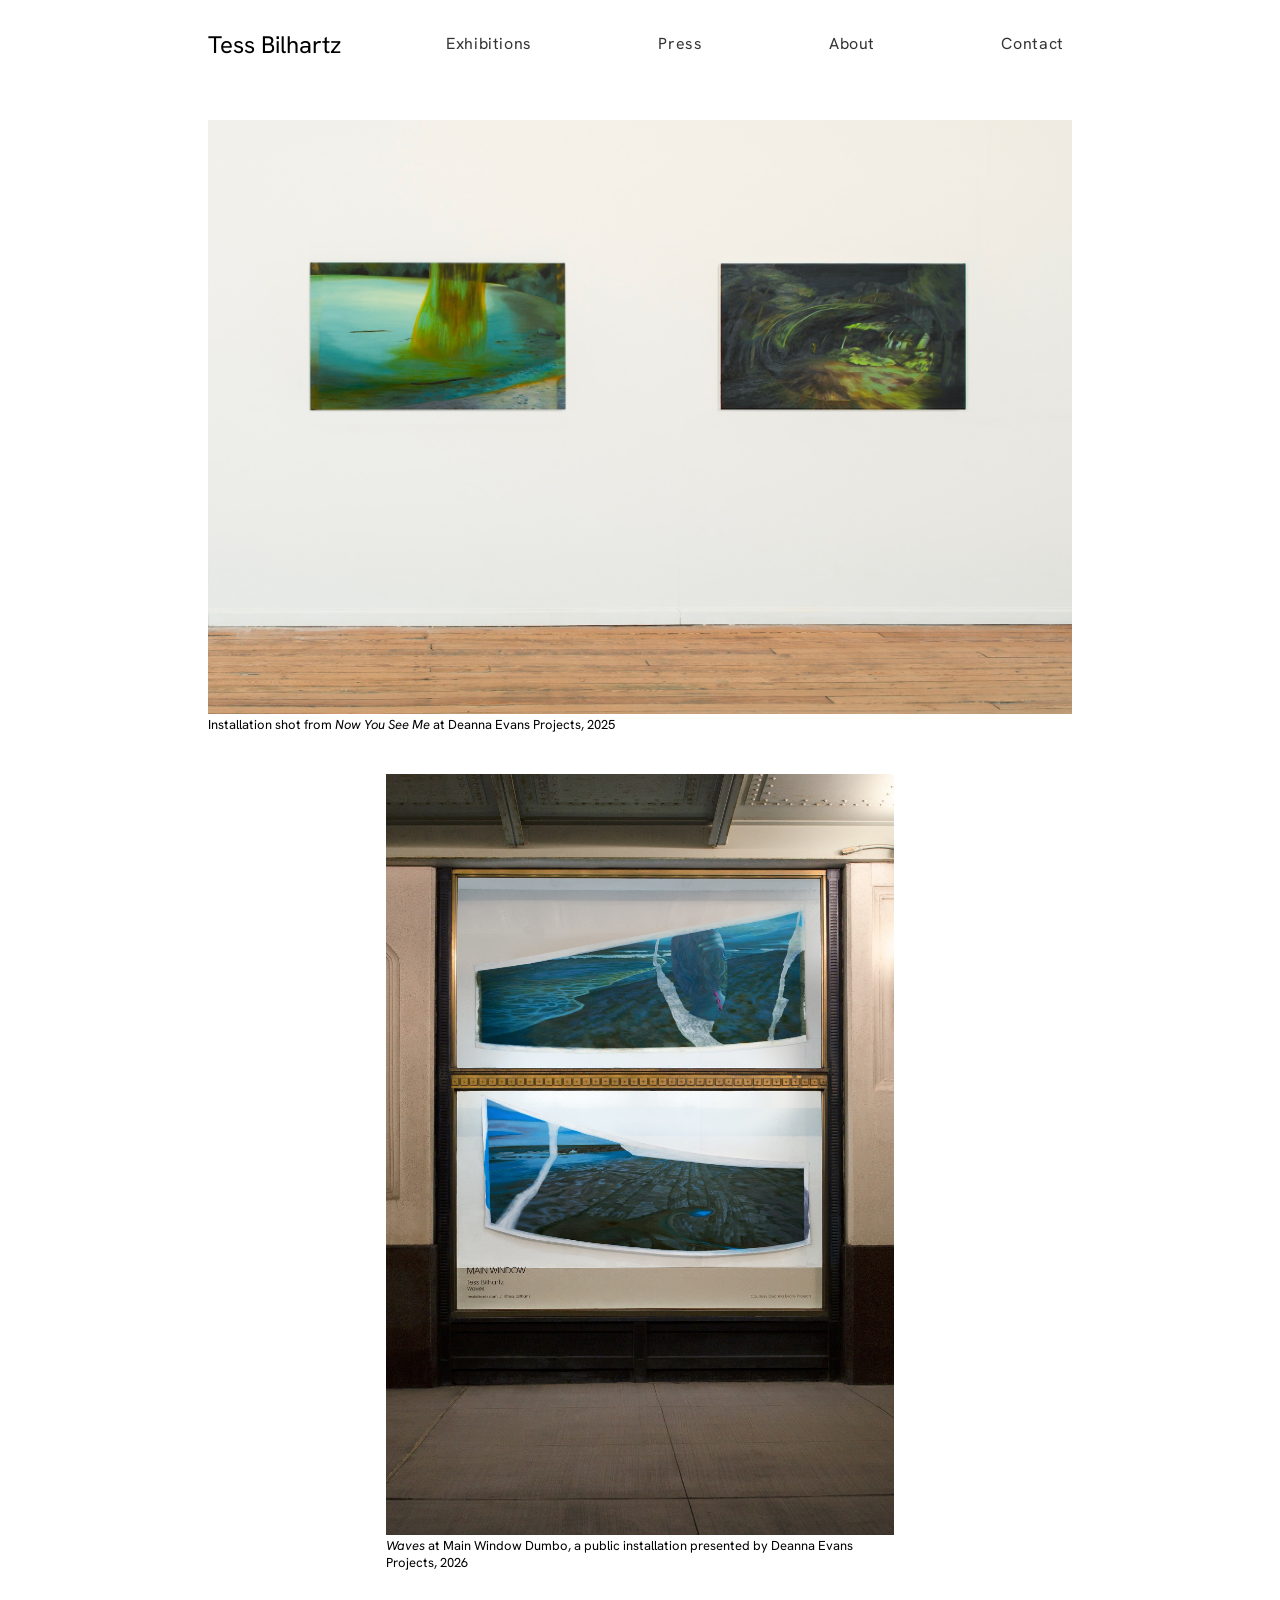
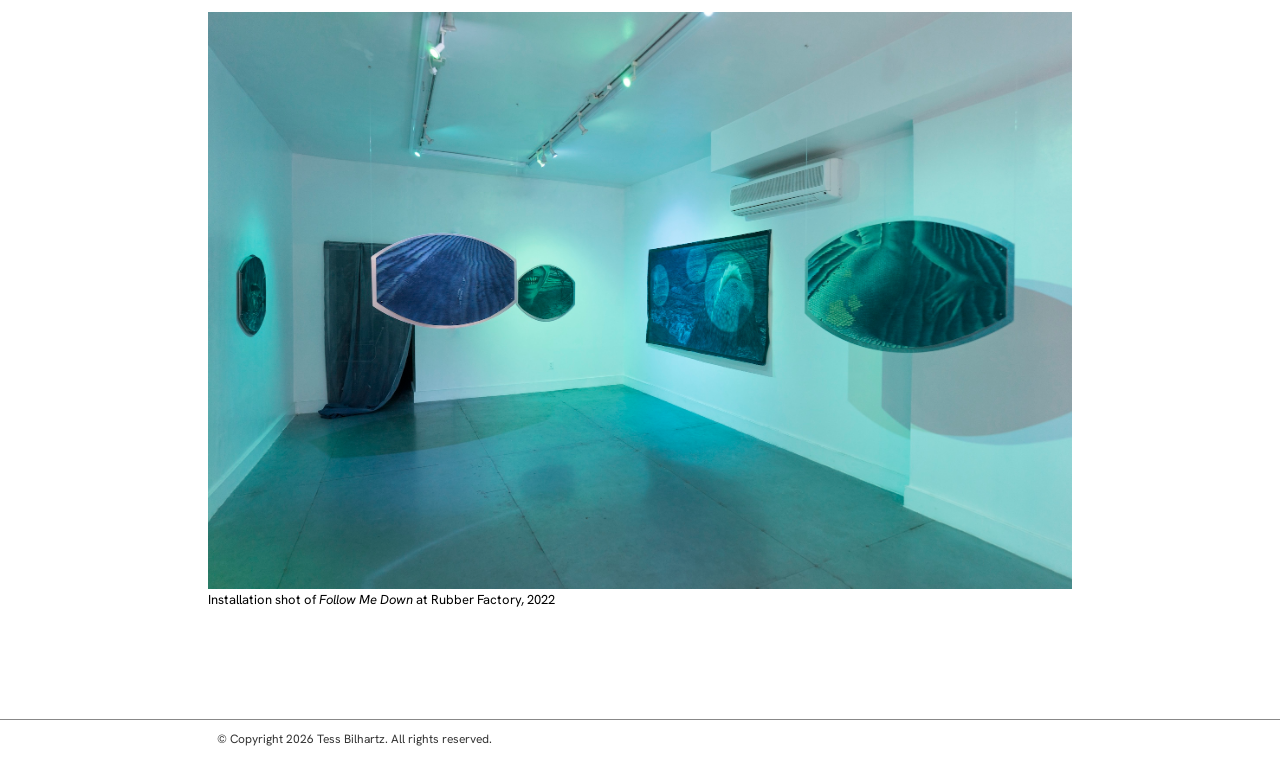
<file: index.html>
<!DOCTYPE html>
<html lang="en">
<head>
  <meta charset="utf-8">
  <meta name="viewport" content="width=device-width, initial-scale=1">
  <title>Tess Bilhartz</title>
  <link rel="icon" href="/favicon.ico" sizes="48x48">
<link rel="icon" type="image/png" sizes="32x32" href="/favicon-32x32.png">
<link rel="icon" type="image/png" sizes="16x16" href="/favicon-16x16.png">
<link rel="apple-touch-icon" sizes="180x180" href="/apple-touch-icon.png">
<link rel="manifest" href="/site.webmanifest">
  <!-- Google tag (gtag.js) -->
<script async src="https://www.googletagmanager.com/gtag/js?id=G-ZQ8TD6010Q"></script>
<script>
  window.dataLayer = window.dataLayer || [];
  function gtag(){dataLayer.push(arguments);}
  gtag('js', new Date());
  gtag('config', 'G-ZQ8TD6010Q');
</script>
  <meta name="description" content="Tess Bilhartz works in painting, drawing, and installation. Based in Brooklyn, NY.">
  <meta name="google-site-verification" content="WVSvtyMp4g8b5_4N7dFecNM7H0lsg7zHAYaYjYaQyGs" />
  <link rel="canonical" href="https://www.tessbilhartz.com/">
  <meta property="og:site_name" content="Tess Bilhartz">
  <meta property="og:title" content="Tess Bilhartz">
  <meta property="og:description" content="Painting, drawing, and installation. Brooklyn, NY.">
  <meta property="og:type" content="website">
  <meta property="og:url" content="https://www.tessbilhartz.com/">
  <meta property="og:image" content="https://www.tessbilhartz.com/images/NowYouSeeMe.install1.jpg">
  <meta name="twitter:card" content="summary_large_image">
  <script type="application/ld+json">
  {
    "@context": "https://schema.org",
    "@type": "WebSite",
    "name": "Tess Bilhartz",
    "url": "https://www.tessbilhartz.com/"
  }
  </script>
  <link rel="stylesheet" href="style.css">
  <link rel="preconnect" href="https://fonts.googleapis.com">
  <link rel="preconnect" href="https://fonts.gstatic.com" crossorigin>
  <link href="https://fonts.googleapis.com/css2?family=Hanken+Grotesk:ital,wght@0,400;1,400&display=swap" rel="stylesheet">
</head>
<body>
  <header class="site-header">
    <a class="wordmark" href="./">Tess Bilhartz</a>
    <nav class="site-nav">
      <a href="exhibitions/">Exhibitions</a>
      <a href="press/">Press</a>
      <a href="cv/">About</a>
      <a href="contact/">Contact</a>
    </nav>
  </header>

  <main>
    <figure class="wide">
      <a href="now-you-see-me-2025/" style="display:block">
        <img src="images/NowYouSeeMe.install1.jpg" alt="Installation shot from Now You See Me at Deanna Evans Projects, 2025">
      </a>
      <figcaption>Installation shot from <em>Now You See Me</em> at Deanna Evans Projects, 2025</figcaption>
    </figure>

    <figure style="width:58.75%; margin:0 auto 40px">
      <a href="waves/" style="display:block">
        <img src="images/Waves.install1.jpg" alt="Waves at Main Window Dumbo, 2026">
      </a>
      <figcaption><em>Waves</em> at Main Window Dumbo, a public installation presented by Deanna Evans Projects, 2026</figcaption>
    </figure>

    <figure class="wide">
      <a href="follow-me-down/" style="display:block">
        <img src="images/FollowMeDown.install1.jpg" alt="Installation shot of Follow Me Down at Rubber Factory, 2022" style="aspect-ratio:960/641">
      </a>
      <figcaption>Installation shot of <em>Follow Me Down</em> at Rubber Factory, 2022</figcaption>
    </figure>
  </main>

  <footer class="site-footer">© Copyright 2026 Tess Bilhartz. All rights reserved.</footer>
</body>
</html>
</file>
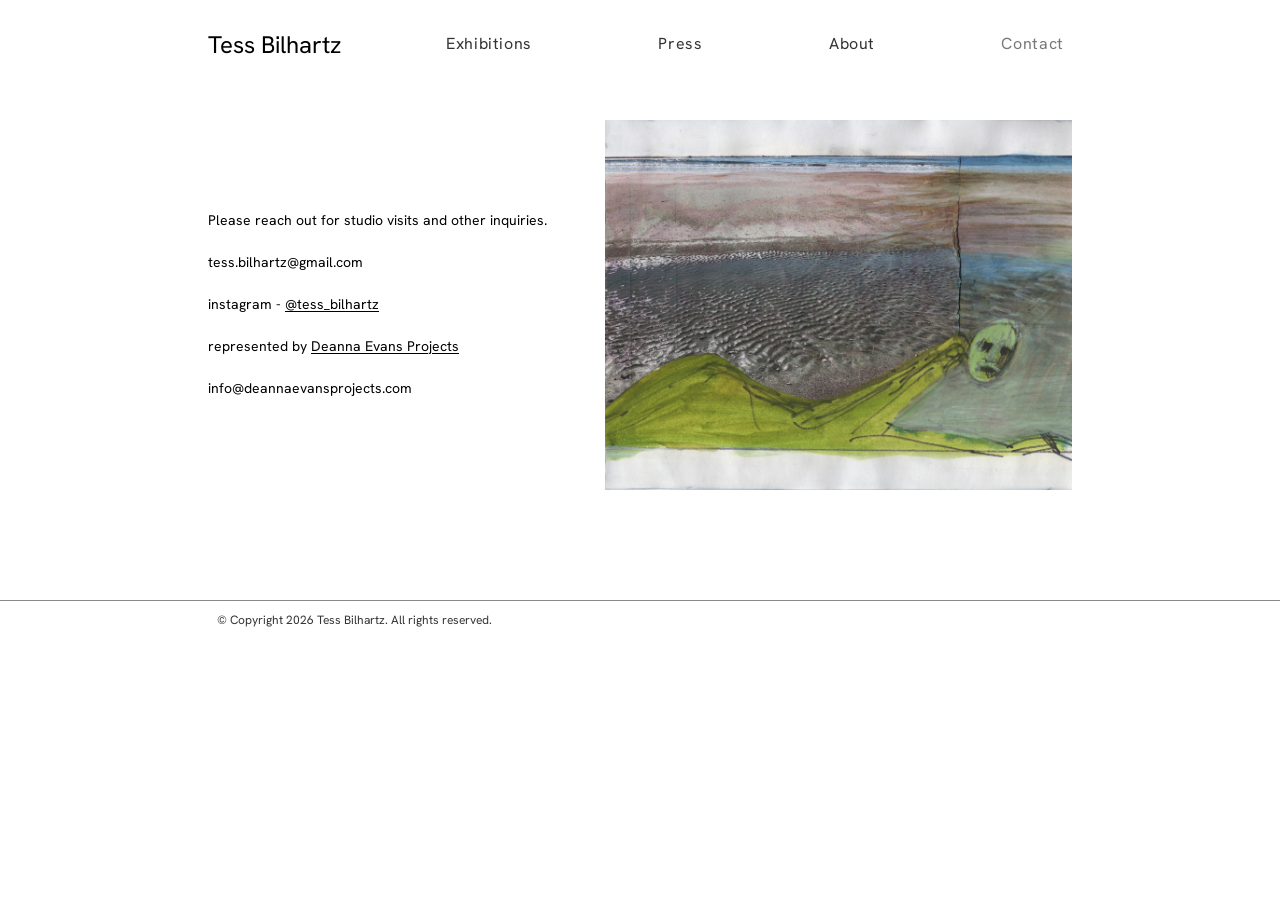
<file: contact/index.html>
<!DOCTYPE html>
<html lang="en">
<head>
  <meta charset="utf-8">
  <meta name="viewport" content="width=device-width, initial-scale=1">
  <title>Contact | Tess Bilhartz</title>
  <link rel="icon" href="/favicon.ico" sizes="48x48">
<link rel="icon" type="image/png" sizes="32x32" href="/favicon-32x32.png">
<link rel="icon" type="image/png" sizes="16x16" href="/favicon-16x16.png">
<link rel="apple-touch-icon" sizes="180x180" href="/apple-touch-icon.png">
<link rel="manifest" href="/site.webmanifest">
  <!-- Google tag (gtag.js) -->
<script async src="https://www.googletagmanager.com/gtag/js?id=G-ZQ8TD6010Q"></script>
<script>
  window.dataLayer = window.dataLayer || [];
  function gtag(){dataLayer.push(arguments);}
  gtag('js', new Date());
  gtag('config', 'G-ZQ8TD6010Q');
</script>
  <meta name="description" content="Contact Tess Bilhartz for studio visits and other inquiries. Represented by Deanna Evans Projects.">
  <link rel="canonical" href="https://www.tessbilhartz.com/contact/">
  <meta property="og:title" content="Contact | Tess Bilhartz">
  <meta property="og:description" content="Studio visits and inquiries. Represented by Deanna Evans Projects.">
  <meta property="og:type" content="website">
  <meta property="og:url" content="https://www.tessbilhartz.com/contact/">
  <meta property="og:image" content="https://www.tessbilhartz.com/images/Contact.01.jpg">
  <meta name="twitter:card" content="summary_large_image">
  <link rel="stylesheet" href="../style.css">
  <link rel="preconnect" href="https://fonts.googleapis.com">
  <link rel="preconnect" href="https://fonts.gstatic.com" crossorigin>
  <link href="https://fonts.googleapis.com/css2?family=Hanken+Grotesk:ital,wght@0,400;1,400&display=swap" rel="stylesheet">
  <style>
    /* Contact: text on the left, image on the right */
    .contact-wrap {
      display: grid;
      grid-template-columns: 46% 1fr;
      align-items: center;
    }
    .contact-text { padding-right: 24px; }
    .contact-text p { margin: 0 0 1.6em; font-size: 14px; line-height: 1.4; }
    .contact-text p:last-child { margin-bottom: 0; }
    .contact-text .intro { white-space: nowrap; }   /* keeps the first sentence on one line */
    .contact-text a { text-decoration: underline; text-underline-offset: 2px; }
    .contact-text a:hover { color: #777; }
    .contact-text a.plain { text-decoration: none; }
    .contact-wrap img { display: block; width: 100%; height: auto; }

    @media (max-width: 700px) {
      .contact-wrap { grid-template-columns: 1fr; row-gap: 32px; }
      .contact-text { padding-right: 0; }
      .contact-text .intro { white-space: normal; }
    }
  </style>
</head>
<body>
  <header class="site-header">
    <a class="wordmark" href="../">Tess Bilhartz</a>
    <nav class="site-nav">
      <a href="../exhibitions/">Exhibitions</a>
      <a href="../press/">Press</a>
      <a href="../cv/">About</a>
      <a href="../contact/" aria-current="page">Contact</a>
    </nav>
  </header>

  <main>
    <div class="contact-wrap">
      <div class="contact-text">
        <p class="intro">Please reach out for studio visits and other inquiries.</p>
        <p><a class="plain" href="mailto:tess.bilhartz@gmail.com">tess.bilhartz@gmail.com</a></p>
        <p>instagram - <a href="https://www.instagram.com/tess_bilhartz/" target="_blank" rel="noopener">@tess_bilhartz</a></p>
        <p>represented by <a href="https://www.deannaevansprojects.com" target="_blank" rel="noopener">Deanna Evans Projects</a></p>
        <p><a class="plain" href="mailto:info@deannaevansprojects.com">info@deannaevansprojects.com</a></p>
      </div>
      <img src="../images/Contact.01.jpg" alt="Mixed-media drawing of a figure in a yellow-green garment lying on a rippled beach" fetchpriority="high">
    </div>
  </main>

  <footer class="site-footer">© Copyright 2026 Tess Bilhartz. All rights reserved.</footer>
</body>
</html>
</file>
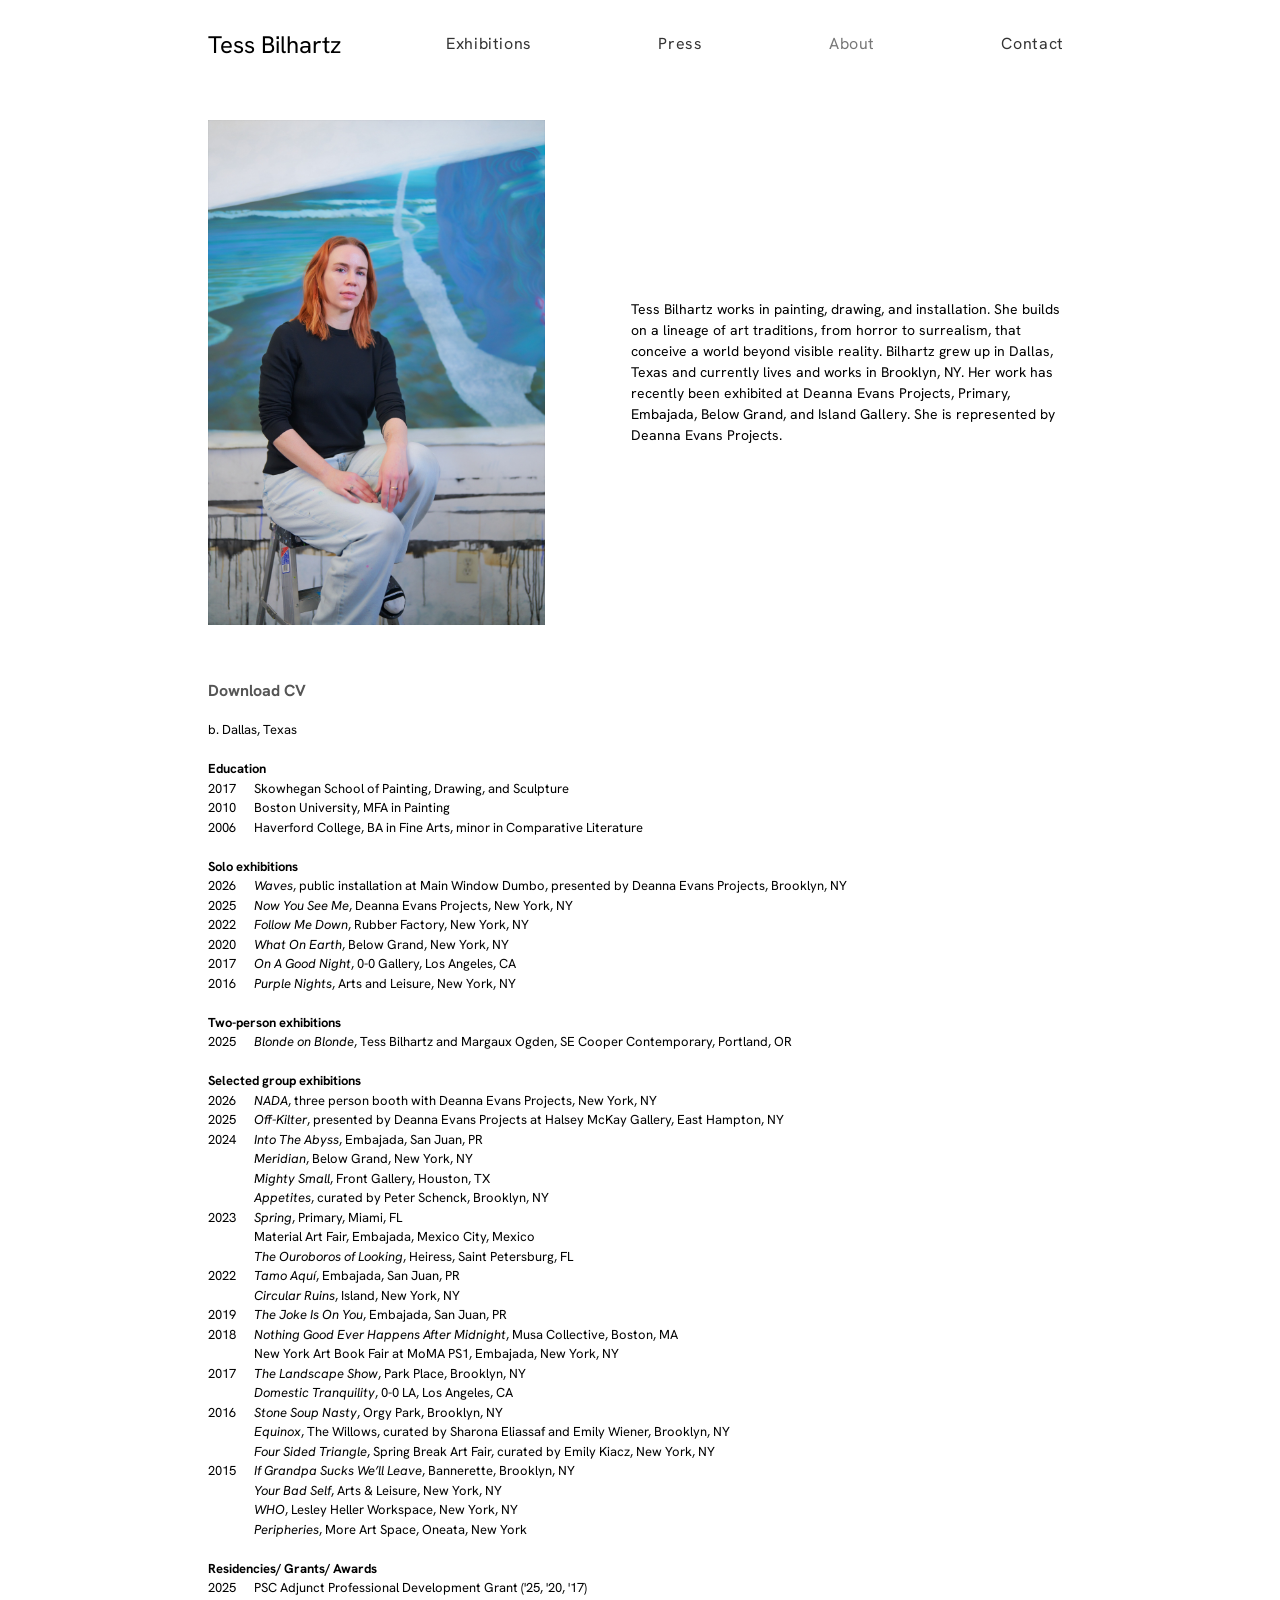
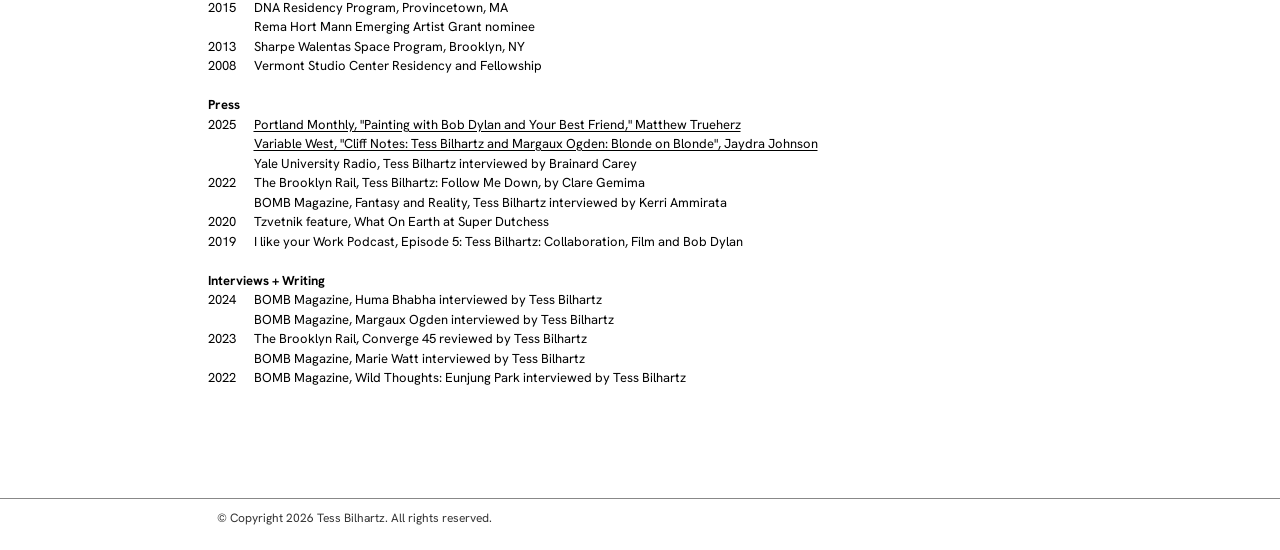
<file: cv/index.html>
<!DOCTYPE html>
<html lang="en">
<head>
  <meta charset="utf-8">
  <meta name="viewport" content="width=device-width, initial-scale=1">
  <title>About | Tess Bilhartz</title>
  <link rel="icon" href="/favicon.ico" sizes="48x48">
<link rel="icon" type="image/png" sizes="32x32" href="/favicon-32x32.png">
<link rel="icon" type="image/png" sizes="16x16" href="/favicon-16x16.png">
<link rel="apple-touch-icon" sizes="180x180" href="/apple-touch-icon.png">
<link rel="manifest" href="/site.webmanifest">
  <!-- Google tag (gtag.js) -->
<script async src="https://www.googletagmanager.com/gtag/js?id=G-ZQ8TD6010Q"></script>
<script>
  window.dataLayer = window.dataLayer || [];
  function gtag(){dataLayer.push(arguments);}
  gtag('js', new Date());
  gtag('config', 'G-ZQ8TD6010Q');
</script>
  <meta name="description" content="Biography, education, exhibition history, and CV of Tess Bilhartz, a painter and installation artist based in Brooklyn, NY, represented by Deanna Evans Projects.">
  <link rel="canonical" href="https://www.tessbilhartz.com/cv/">
  <meta property="og:title" content="About | Tess Bilhartz">
  <meta property="og:description" content="Biography, education, and exhibition history of Tess Bilhartz, based in Brooklyn, NY.">
  <meta property="og:type" content="profile">
  <meta property="og:url" content="https://www.tessbilhartz.com/cv/">
  <meta property="og:image" content="https://www.tessbilhartz.com/images/About.01.jpg">
  <meta name="twitter:card" content="summary_large_image">
  <link rel="stylesheet" href="../style.css">
  <link rel="preconnect" href="https://fonts.googleapis.com">
  <link rel="preconnect" href="https://fonts.gstatic.com" crossorigin>
  <link href="https://fonts.googleapis.com/css2?family=Hanken+Grotesk:ital,wght@0,400;0,700;1,400&display=swap" rel="stylesheet">
  <style>
    /* Top section: portrait on the left, bio on the right */
    .about-top {
      display: grid;
      grid-template-columns: 39% 1fr;
      column-gap: 10%;
      align-items: center;
    }
    .about-top img { display: block; width: 100%; height: auto; }
    .bio { margin: 0; font-size: 14px; line-height: 1.5; }

    /* Download link */
    .cv-download {
      display: inline-block;
      margin: 56px 0 18px;
      font-size: 16px;
      font-weight: 700;
      color: #555;
    }
    .cv-download:hover { color: #999; }

    /* CV text */
    .cv p { margin: 0; line-height: 1.5; }
    .cv .gap { margin-top: 1.5em; }
    .cv .head { font-weight: 700; }
    .cv a { text-decoration: underline; text-underline-offset: 2px; }
    .cv a:hover { color: #777; }

    /* Year column + entry column (hanging indent so wrapped lines stay in the entry column) */
    .cv p.e { padding-left: 3.5em; text-indent: -3.5em; }
    .cv .y { display: inline-block; width: 3.5em; text-indent: 0; }

    @media (max-width: 700px) {
      .about-top { grid-template-columns: 1fr; row-gap: 28px; }
    }
  </style>
</head>
<body>
  <header class="site-header">
    <a class="wordmark" href="../">Tess Bilhartz</a>
    <nav class="site-nav">
      <a href="../exhibitions/">Exhibitions</a>
      <a href="../press/">Press</a>
      <a href="../cv/" aria-current="page">About</a>
      <a href="../contact/">Contact</a>
    </nav>
  </header>

  <main>
    <div class="about-top">
      <img src="../images/About.01.jpg" alt="Portrait of Tess Bilhartz seated on a stepladder in her studio" fetchpriority="high">
      <p class="bio">Tess Bilhartz works in painting, drawing, and installation. She builds on a lineage of art traditions, from horror to surrealism, that conceive a world beyond visible reality. Bilhartz grew up in Dallas, Texas and currently lives and works in Brooklyn, NY. Her work has recently been exhibited at Deanna Evans Projects, Primary, Embajada, Below Grand, and Island Gallery. She is represented by Deanna Evans Projects.</p>
    </div>

    <a class="cv-download" href="../files/Tess-Bilhartz-CV.pdf" target="_blank" rel="noopener">Download CV</a>

    <div class="cv">
      <p>b. Dallas, Texas</p>

      <p class="gap head">Education</p>
      <p class="e"><span class="y">2017</span>Skowhegan School of Painting, Drawing, and Sculpture</p>
      <p class="e"><span class="y">2010</span>Boston University, MFA in Painting</p>
      <p class="e"><span class="y">2006</span>Haverford College, BA in Fine Arts, minor in Comparative Literature</p>

      <p class="gap head">Solo exhibitions</p>
      <p class="e"><span class="y">2026</span><em>Waves</em>, public installation at Main Window Dumbo, presented by Deanna Evans Projects, Brooklyn, NY</p>
      <p class="e"><span class="y">2025</span><em>Now You See Me</em>, Deanna Evans Projects, New York, NY</p>
      <p class="e"><span class="y">2022</span><em>Follow Me Down</em>, Rubber Factory, New York, NY</p>
      <p class="e"><span class="y">2020</span><em>What On Earth</em>, Below Grand, New York, NY</p>
      <p class="e"><span class="y">2017</span><em>On A Good Night</em>, 0-0 Gallery, Los Angeles, CA</p>
      <p class="e"><span class="y">2016</span><em>Purple Nights</em>, Arts and Leisure, New York, NY</p>

      <p class="gap head">Two-person exhibitions</p>
      <p class="e"><span class="y">2025</span><em>Blonde on Blonde</em>, Tess Bilhartz and Margaux Ogden, SE Cooper Contemporary, Portland, OR</p>

      <p class="gap head">Selected group exhibitions</p>
      <p class="e"><span class="y">2026</span><em>NADA</em>, three person booth with Deanna Evans Projects, New York, NY</p>
      <p class="e"><span class="y">2025</span><em>Off-Kilter</em>, presented by Deanna Evans Projects at Halsey McKay Gallery, East Hampton, NY</p>
      <p class="e"><span class="y">2024</span><em>Into The Abyss</em>, Embajada, San Juan, PR</p>
      <p class="e"><span class="y"></span><em>Meridian</em>, Below Grand, New York, NY</p>
      <p class="e"><span class="y"></span><em>Mighty Small</em>, Front Gallery, Houston, TX</p>
      <p class="e"><span class="y"></span><em>Appetites</em>, curated by Peter Schenck, Brooklyn, NY</p>
      <p class="e"><span class="y">2023</span><em>Spring</em>, Primary, Miami, FL</p>
      <p class="e"><span class="y"></span>Material Art Fair, Embajada, Mexico City, Mexico</p>
      <p class="e"><span class="y"></span><em>The Ouroboros of Looking</em>, Heiress, Saint Petersburg, FL</p>
      <p class="e"><span class="y">2022</span><em>Tamo Aquí</em>, Embajada, San Juan, PR</p>
      <p class="e"><span class="y"></span><em>Circular Ruins</em>, Island, New York, NY</p>
      <p class="e"><span class="y">2019</span><em>The Joke Is On You</em>, Embajada, San Juan, PR</p>
      <p class="e"><span class="y">2018</span><em>Nothing Good Ever Happens After Midnight</em>, Musa Collective, Boston, MA</p>
      <p class="e"><span class="y"></span>New York Art Book Fair at MoMA PS1, Embajada, New York, NY</p>
      <p class="e"><span class="y">2017</span><em>The Landscape Show</em>, Park Place, Brooklyn, NY</p>
      <p class="e"><span class="y"></span><em>Domestic Tranquility</em>, 0-0 LA, Los Angeles, CA</p>
      <p class="e"><span class="y">2016</span><em>Stone Soup Nasty</em>, Orgy Park, Brooklyn, NY</p>
      <p class="e"><span class="y"></span><em>Equinox</em>, The Willows, curated by Sharona Eliassaf and Emily Wiener, Brooklyn, NY</p>
      <p class="e"><span class="y"></span><em>Four Sided Triangle</em>, Spring Break Art Fair, curated by Emily Kiacz, New York, NY</p>
      <p class="e"><span class="y">2015</span><em>If Grandpa Sucks We’ll Leave</em>, Bannerette, Brooklyn, NY</p>
      <p class="e"><span class="y"></span><em>Your Bad Self</em>, Arts &amp; Leisure, New York, NY</p>
      <p class="e"><span class="y"></span><em>WHO</em>, Lesley Heller Workspace, New York, NY</p>
      <p class="e"><span class="y"></span><em>Peripheries</em>, More Art Space, Oneata, New York</p>

      <p class="gap head">Residencies/ Grants/ Awards</p>
      <p class="e"><span class="y">2025</span>PSC Adjunct Professional Development Grant ('25, '20, '17)</p>
      <p class="e"><span class="y">2015</span>DNA Residency Program, Provincetown, MA</p>
      <p class="e"><span class="y"></span>Rema Hort Mann Emerging Artist Grant nominee</p>
      <p class="e"><span class="y">2013</span>Sharpe Walentas Space Program, Brooklyn, NY</p>
      <p class="e"><span class="y">2008</span>Vermont Studio Center Residency and Fellowship</p>

      <p class="gap head">Press</p>
      <p class="e"><span class="y">2025</span><a href="https://www.pdxmonthly.com/arts-and-culture/2025/07/things-to-do-in-portland-this-week-2025-07-10" target="_blank" rel="noopener">Portland Monthly, "Painting with Bob Dylan and Your Best Friend," Matthew Trueherz</a></p>
      <p class="e"><span class="y"></span><a href="https://variablewest.com/2025/07/23/oregon-art-guide-august-2025/" target="_blank" rel="noopener">Variable West, "Cliff Notes: Tess Bilhartz and Margaux Ogden: Blonde on Blonde", Jaydra Johnson</a></p>
      <p class="e"><span class="y"></span>Yale University Radio, Tess Bilhartz interviewed by Brainard Carey</p>
      <p class="e"><span class="y">2022</span>The Brooklyn Rail, Tess Bilhartz: Follow Me Down, by Clare Gemima</p>
      <p class="e"><span class="y"></span>BOMB Magazine, Fantasy and Reality, Tess Bilhartz interviewed by Kerri Ammirata</p>
      <p class="e"><span class="y">2020</span>Tzvetnik feature, What On Earth at Super Dutchess</p>
      <p class="e"><span class="y">2019</span>I like your Work Podcast, Episode 5: Tess Bilhartz: Collaboration, Film and Bob Dylan</p>

      <p class="gap head">Interviews + Writing</p>
      <p class="e"><span class="y">2024</span>BOMB Magazine, Huma Bhabha interviewed by Tess Bilhartz</p>
      <p class="e"><span class="y"></span>BOMB Magazine, Margaux Ogden interviewed by Tess Bilhartz</p>
      <p class="e"><span class="y">2023</span>The Brooklyn Rail, Converge 45 reviewed by Tess Bilhartz</p>
      <p class="e"><span class="y"></span>BOMB Magazine, Marie Watt interviewed by Tess Bilhartz</p>
      <p class="e"><span class="y">2022</span>BOMB Magazine, Wild Thoughts: Eunjung Park interviewed by Tess Bilhartz</p>
    </div>
  </main>

  <footer class="site-footer">© Copyright 2026 Tess Bilhartz. All rights reserved.</footer>
</body>
</html>
</file>
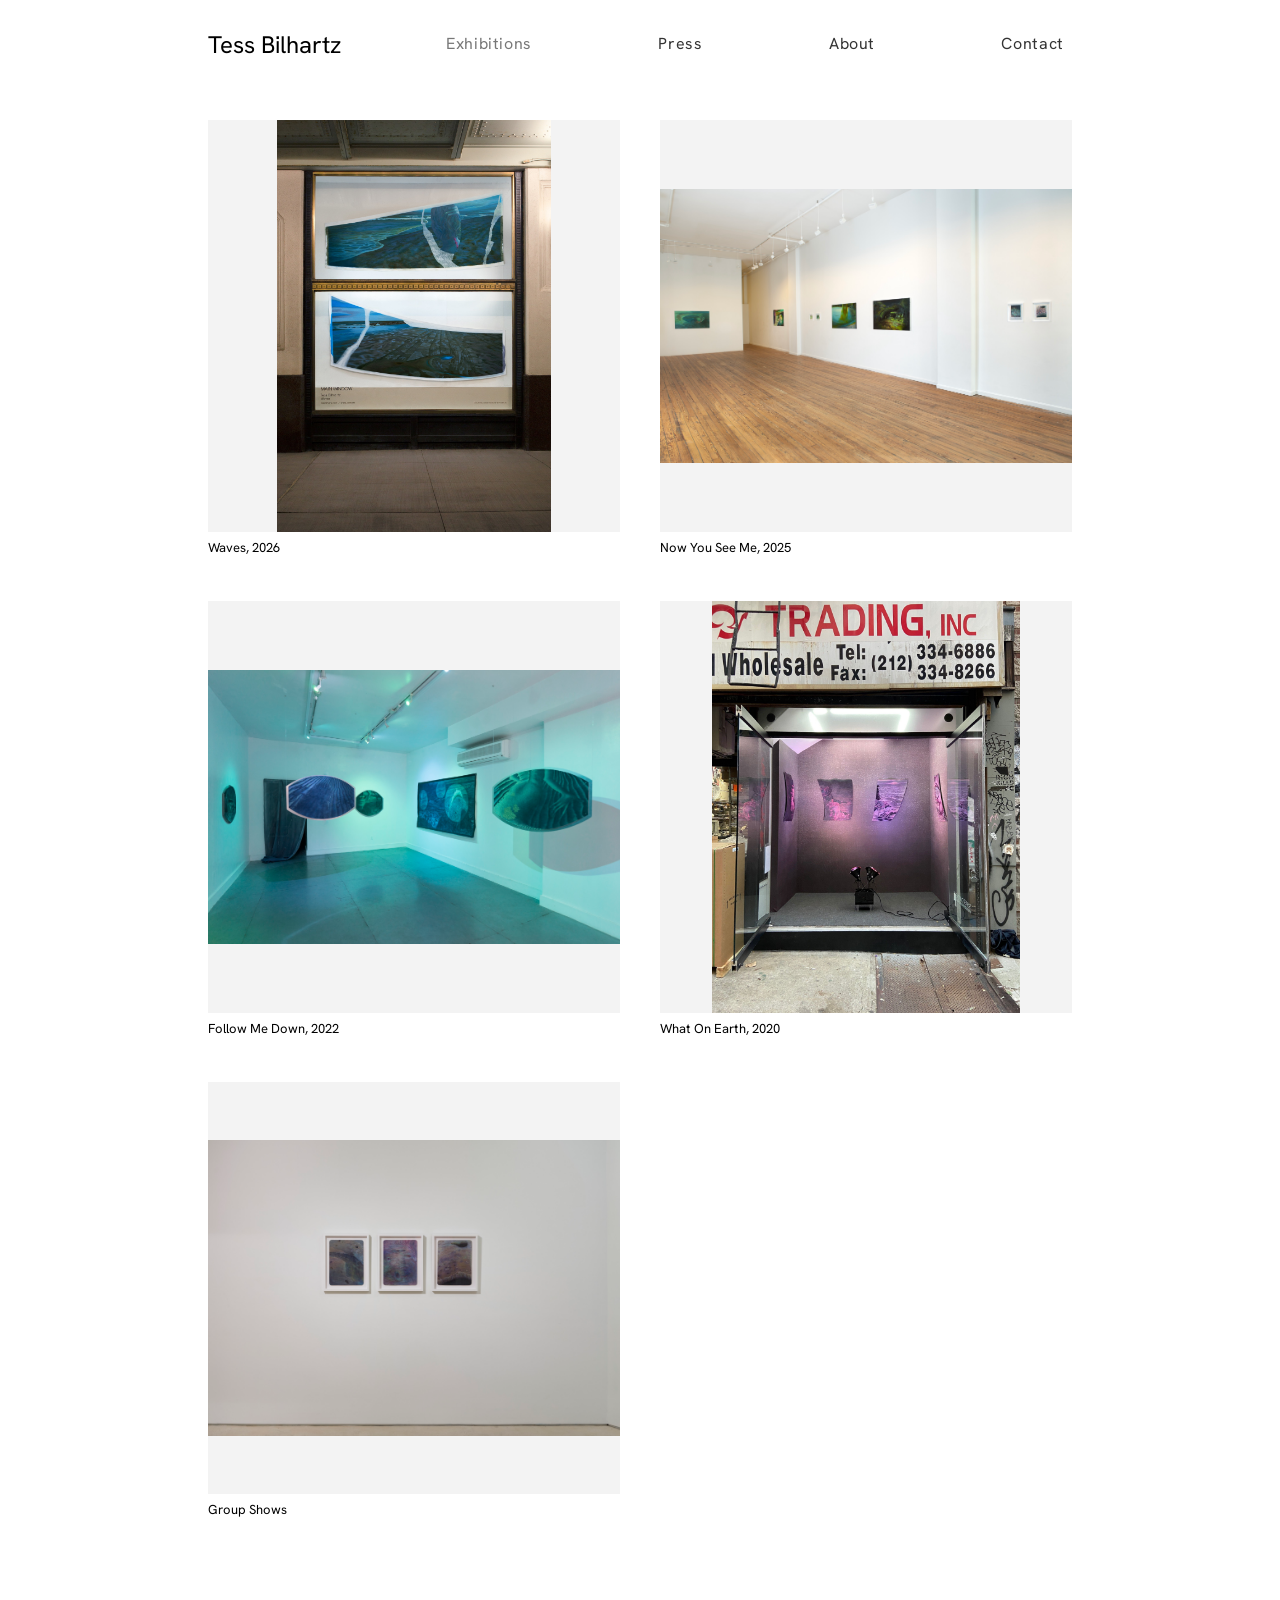
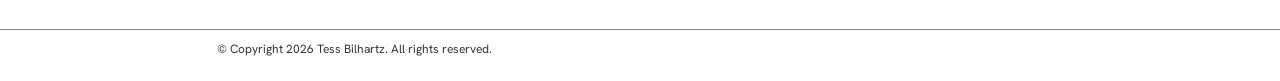
<file: exhibitions/index.html>
<!DOCTYPE html>
<html lang="en">
<head>
  <meta charset="utf-8">
  <meta name="viewport" content="width=device-width, initial-scale=1">
  <title>Exhibitions | Tess Bilhartz</title>
  <link rel="icon" href="/favicon.ico" sizes="48x48">
<link rel="icon" type="image/png" sizes="32x32" href="/favicon-32x32.png">
<link rel="icon" type="image/png" sizes="16x16" href="/favicon-16x16.png">
<link rel="apple-touch-icon" sizes="180x180" href="/apple-touch-icon.png">
<link rel="manifest" href="/site.webmanifest">
  <!-- Google tag (gtag.js) -->
<script async src="https://www.googletagmanager.com/gtag/js?id=G-ZQ8TD6010Q"></script>
<script>
  window.dataLayer = window.dataLayer || [];
  function gtag(){dataLayer.push(arguments);}
  gtag('js', new Date());
  gtag('config', 'G-ZQ8TD6010Q');
</script>
  <meta name="description" content="Solo and group exhibitions by Tess Bilhartz, including Waves, Now You See Me, Follow Me Down, and What On Earth.">
  <link rel="canonical" href="https://www.tessbilhartz.com/exhibitions/">
  <meta property="og:title" content="Exhibitions | Tess Bilhartz">
  <meta property="og:description" content="Solo and group exhibitions by Tess Bilhartz.">
  <meta property="og:type" content="website">
  <meta property="og:url" content="https://www.tessbilhartz.com/exhibitions/">
  <meta property="og:image" content="https://www.tessbilhartz.com/images/Waves.install1.jpg">
  <meta name="twitter:card" content="summary_large_image">
  <link rel="preload" as="image" href="../images/Waves.install1.jpg" fetchpriority="high">
  <link rel="stylesheet" href="../style.css">
  <link rel="preconnect" href="https://fonts.googleapis.com">
  <link rel="preconnect" href="https://fonts.gstatic.com" crossorigin>
  <link href="https://fonts.googleapis.com/css2?family=Hanken+Grotesk:ital,wght@0,400;1,400&display=swap" rel="stylesheet">
  <style>
    /* Two-column grid. Every thumbnail sits in the same-shaped tile, so rows line up cleanly. */
    :root {
      --tile: 1 / 1;          /* tile shape: try 4 / 5 (taller) or 4 / 3 (wider) */
      --fit: contain;         /* contain = whole artwork visible; cover = fills the tile, crops the edges */
      --tile-bg: #f3f3f3;     /* tile background; use #fff to blend with the page */
      --col-gap: 40px;
      --row-gap: 44px;
    }

    main {
      display: grid;
      grid-template-columns: repeat(2, minmax(0, 1fr));
      column-gap: var(--col-gap);
      row-gap: var(--row-gap);
      align-items: start;
    }
    main .exhibit,
    main .exhibit.portrait { margin: 0; }
    main .exhibit a,
    main .exhibit.portrait a { display: block; width: 100%; }
    main .exhibit img {
      display: block;
      width: 100%;
      height: auto;
      aspect-ratio: var(--tile) !important;
      object-fit: var(--fit);
      background: var(--tile-bg);
    }
    main .exhibit .caption { display: block; margin-top: 8px; }

    @media (max-width: 560px) {
      main { grid-template-columns: 1fr; }
    }
  </style>
</head>
<body>
  <header class="site-header">
    <a class="wordmark" href="../">Tess Bilhartz</a>
    <nav class="site-nav">
      <a href="../exhibitions/" aria-current="page">Exhibitions</a>
      <a href="../press/">Press</a>
      <a href="../cv/">About</a>
      <a href="../contact/">Contact</a>
    </nav>
  </header>

  <main>
    <div class="exhibit portrait">
      <a href="../waves/">
        <img src="../images/Waves.install1.jpg" width="2000" height="3000" alt="Waves, 2026" fetchpriority="high">
        <span class="caption">Waves, 2026</span>
      </a>
    </div>

    <div class="exhibit">
      <a href="../now-you-see-me-2025/">
        <img src="../images/NowYouSeeMe.01.jpg" width="2000" height="1333" alt="Now You See Me, 2025" decoding="async">
        <span class="caption">Now You See Me, 2025</span>
      </a>
    </div>

    <div class="exhibit">
      <a href="../follow-me-down/">
        <img src="../images/FollowMeDown.install1.jpg" width="2000" height="1333" alt="Follow Me Down, 2022" decoding="async">
        <span class="caption">Follow Me Down, 2022</span>
      </a>
    </div>

    <div class="exhibit portrait">
      <a href="../what-on-earth/">
        <img src="../images/WhatOnEarth.install1.jpg" width="2000" height="2667" alt="What On Earth, 2020" decoding="async">
        <span class="caption">What On Earth, 2020</span>
      </a>
    </div>

    <div class="exhibit">
      <a href="../group-shows/">
        <img src="../images/SpringatPrimary.install1.jpg" width="2000" height="1435" alt="Group Shows" loading="lazy" decoding="async">
        <span class="caption">Group Shows</span>
      </a>
    </div>
  </main>

  <footer class="site-footer">© Copyright 2026 Tess Bilhartz. All rights reserved.</footer>
</body>
</html>
</file>
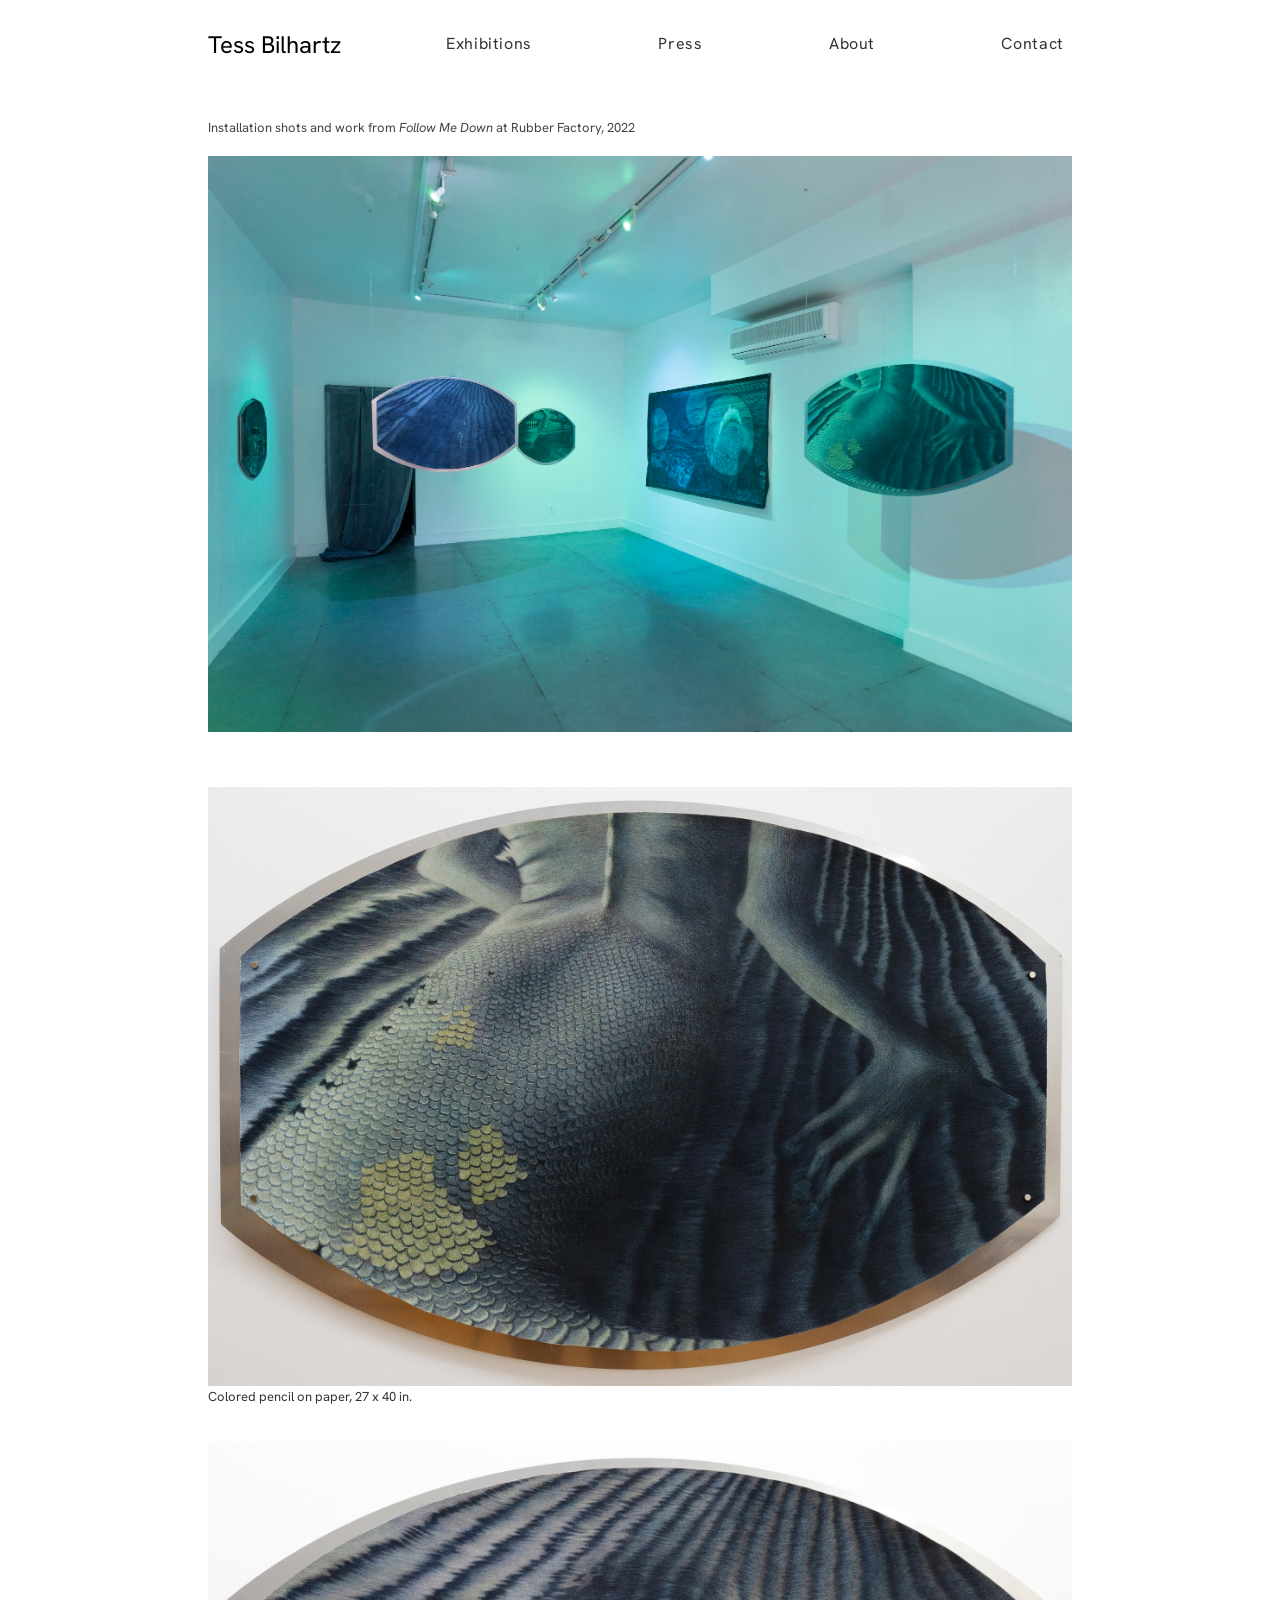
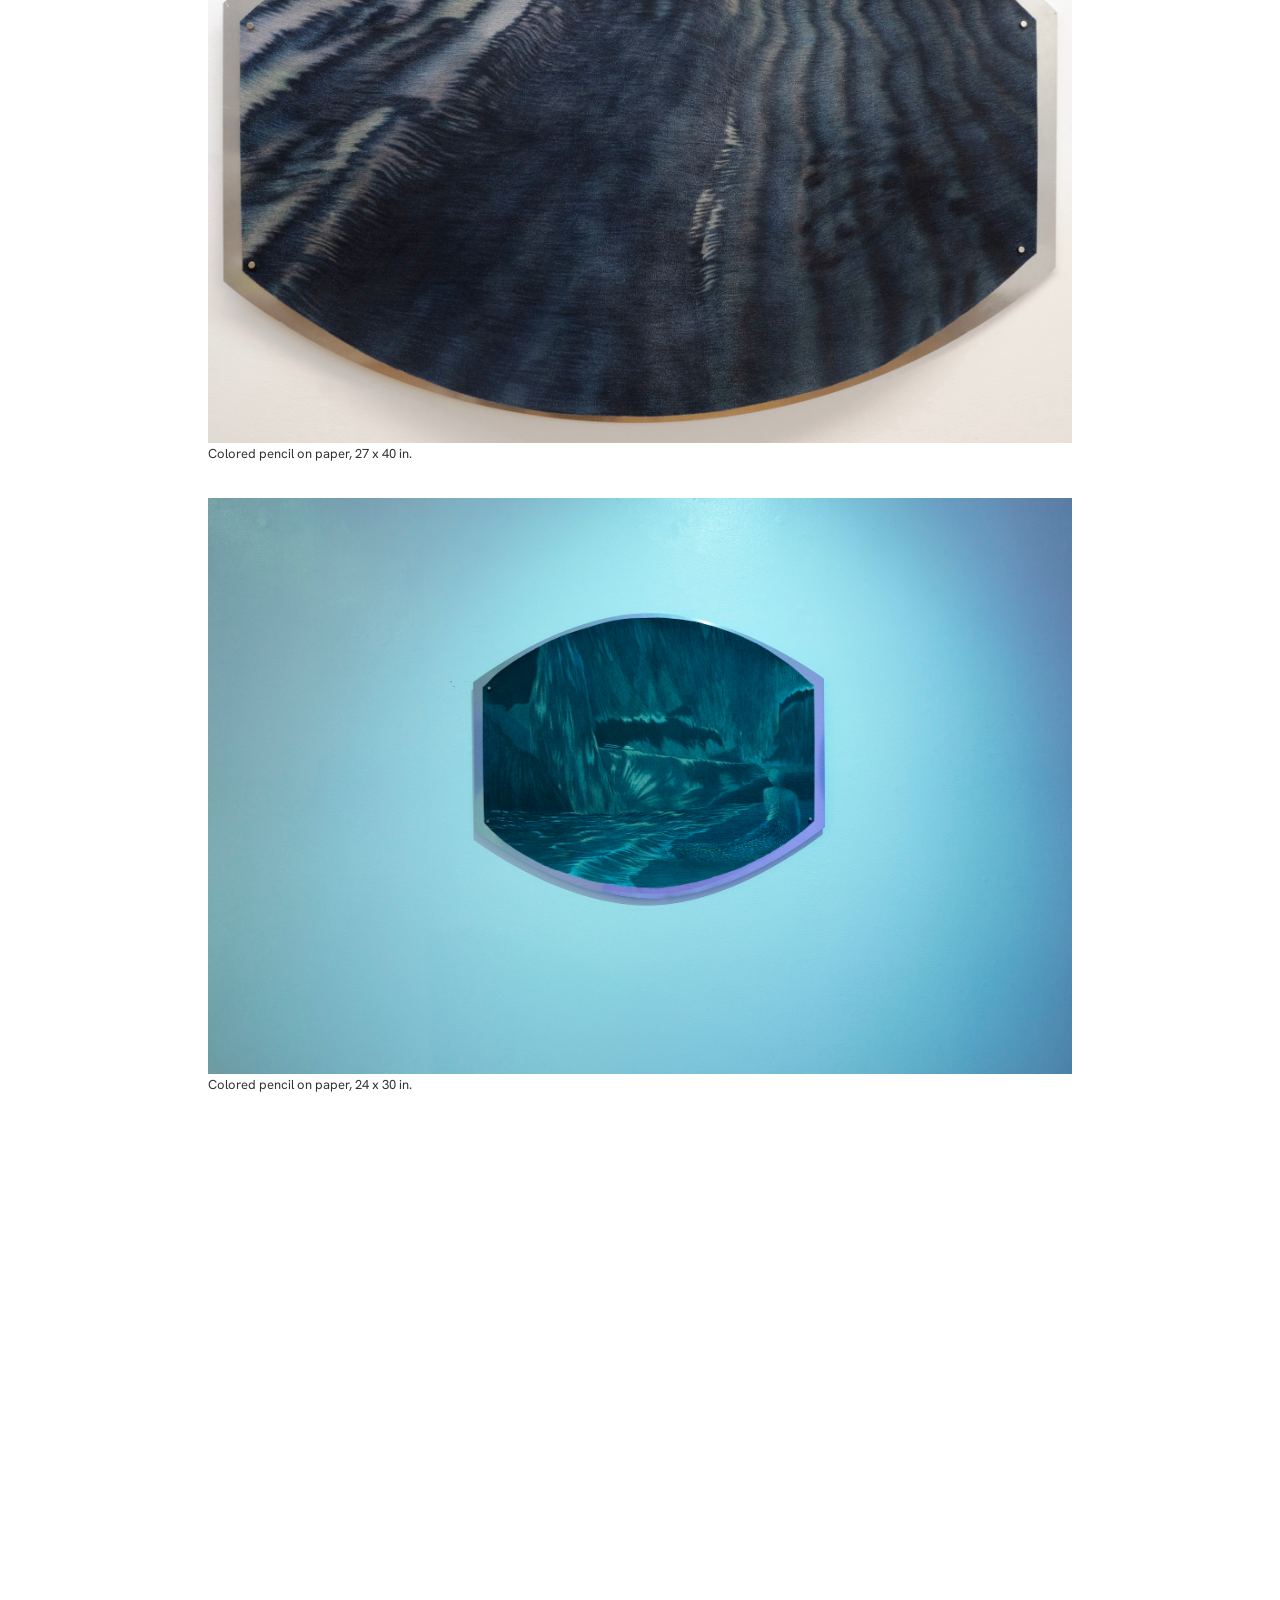
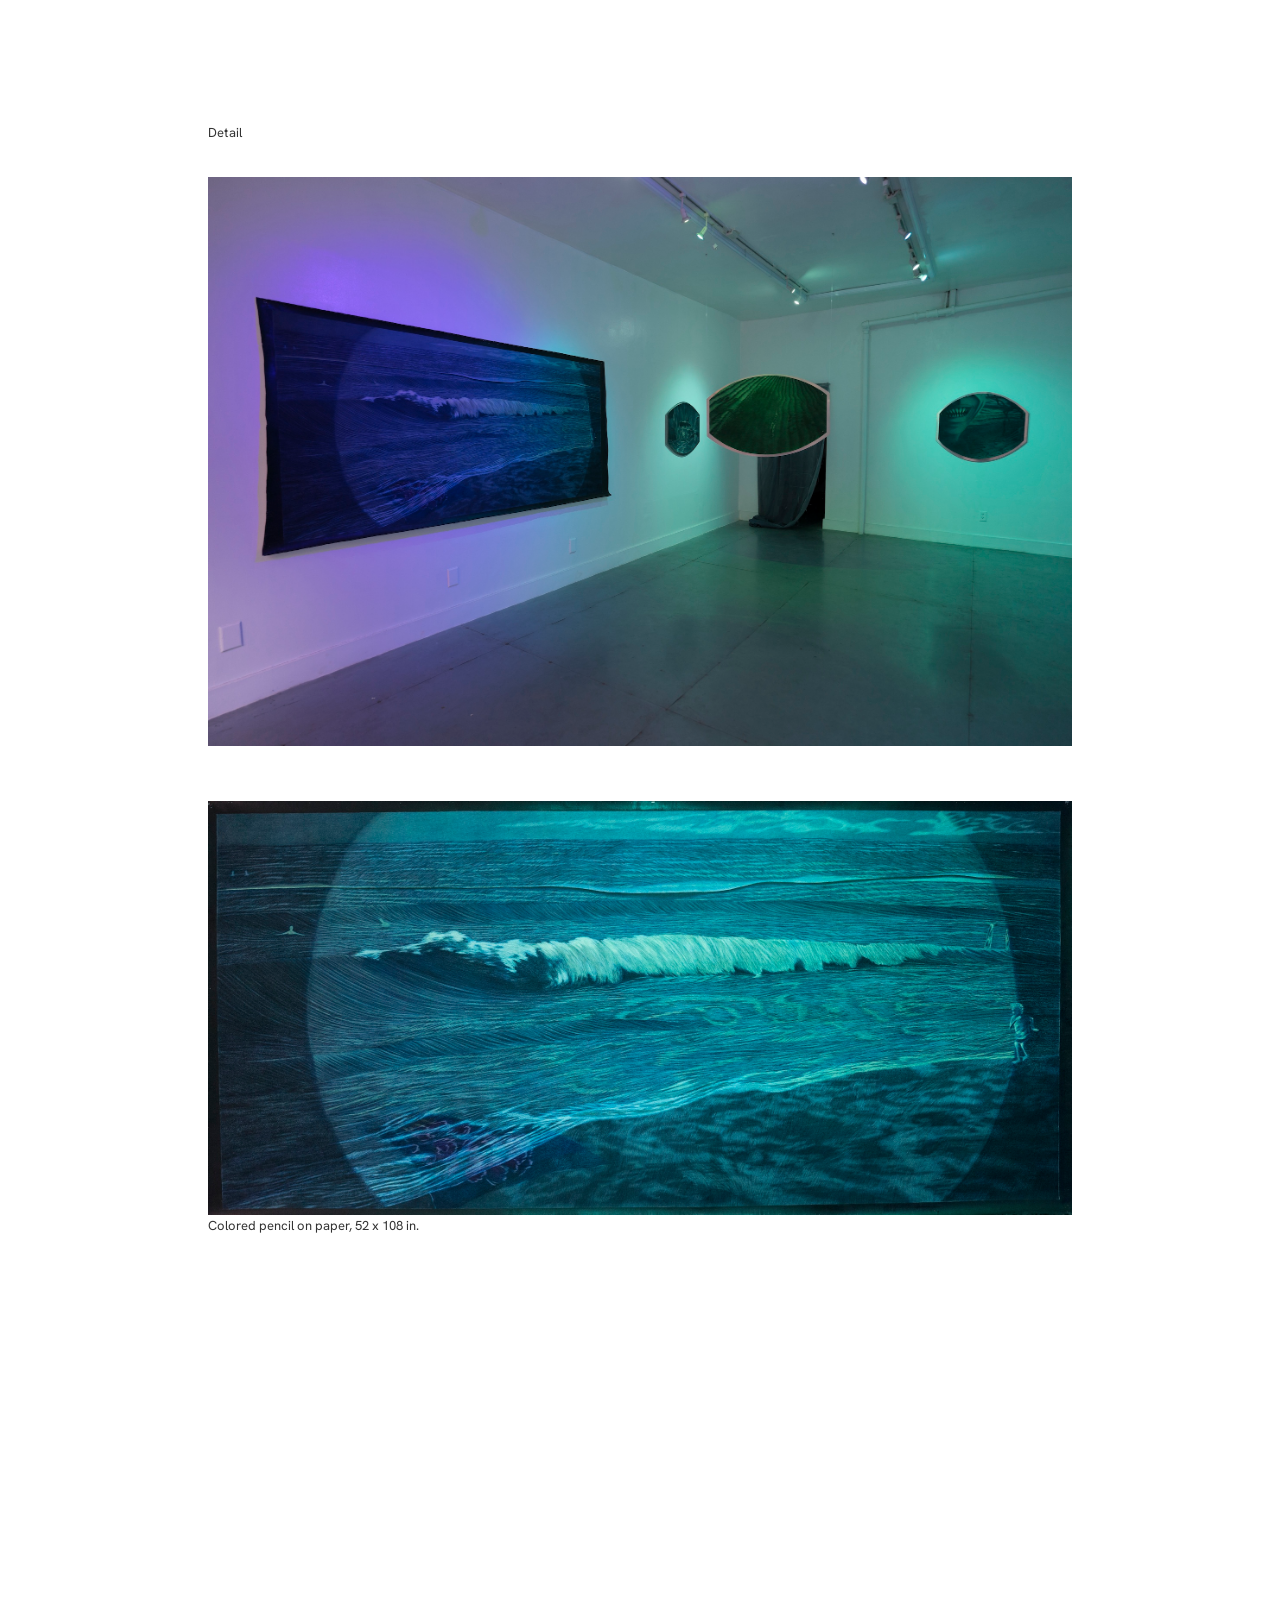
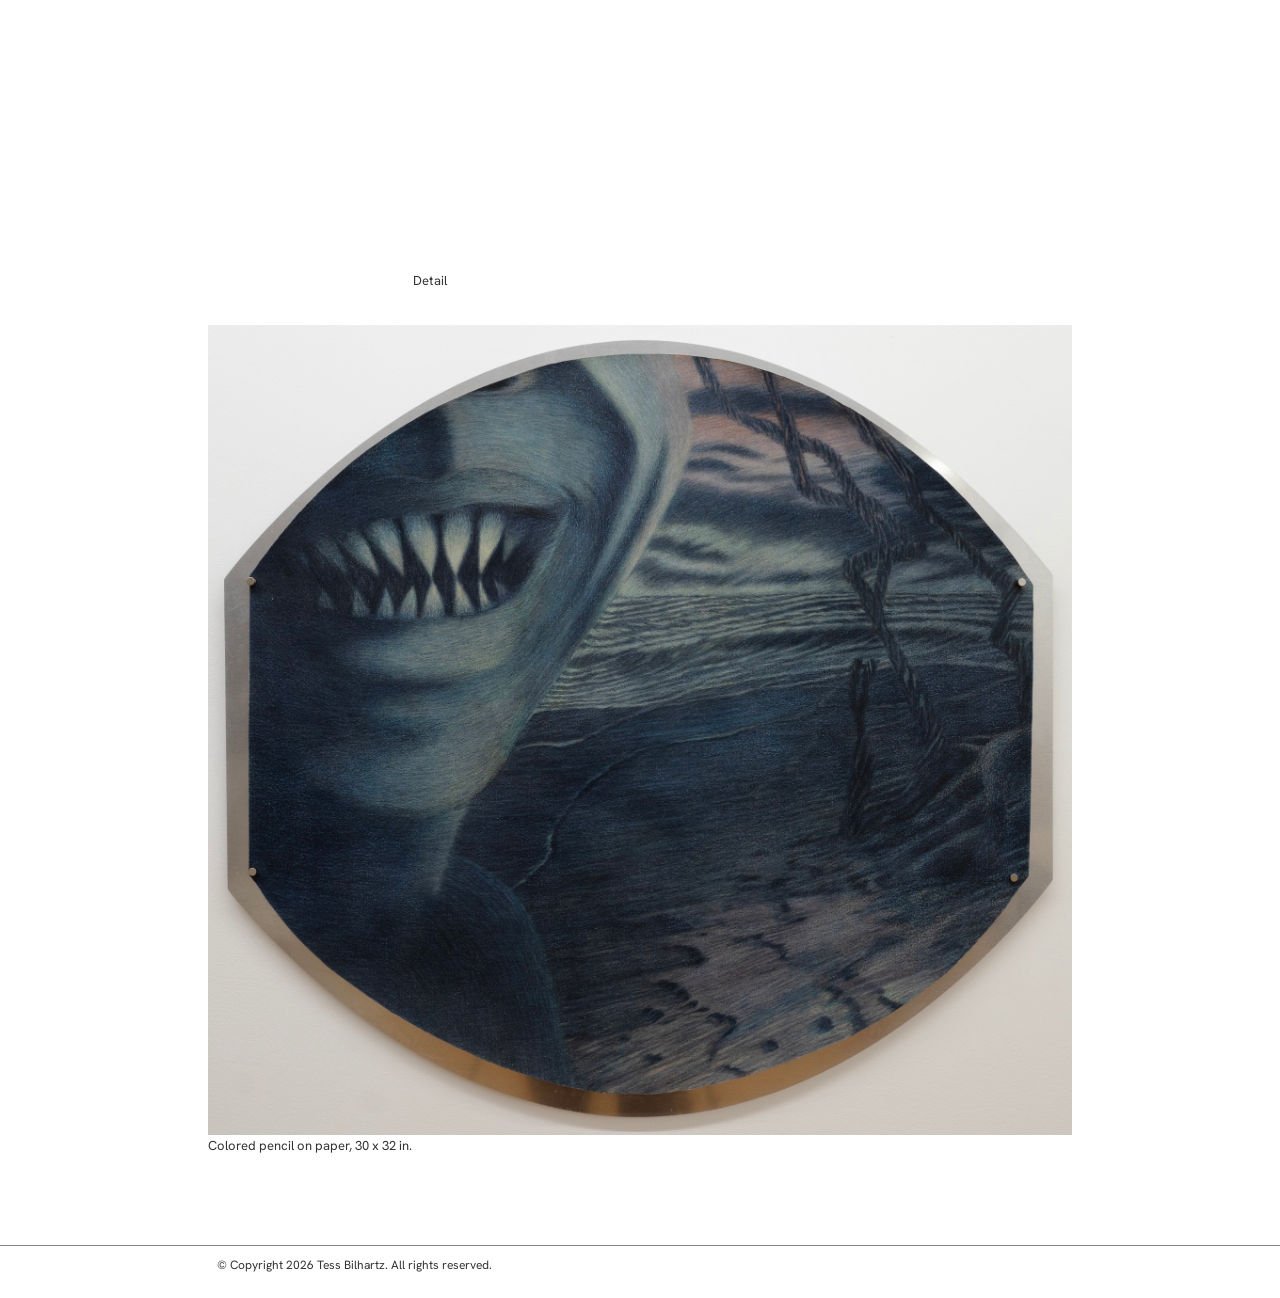
<file: follow-me-down/index.html>
<!DOCTYPE html>
<html lang="en">
<head>
  <meta charset="utf-8">
  <meta name="viewport" content="width=device-width, initial-scale=1">
  <title>Follow Me Down, 2022 | Tess Bilhartz</title>
  <link rel="icon" href="/favicon.ico" sizes="48x48">
<link rel="icon" type="image/png" sizes="32x32" href="/favicon-32x32.png">
<link rel="icon" type="image/png" sizes="16x16" href="/favicon-16x16.png">
<link rel="apple-touch-icon" sizes="180x180" href="/apple-touch-icon.png">
<link rel="manifest" href="/site.webmanifest">
  <!-- Google tag (gtag.js) -->
<script async src="https://www.googletagmanager.com/gtag/js?id=G-ZQ8TD6010Q"></script>
<script>
  window.dataLayer = window.dataLayer || [];
  function gtag(){dataLayer.push(arguments);}
  gtag('js', new Date());
  gtag('config', 'G-ZQ8TD6010Q');
</script>
  <meta name="description" content="Follow Me Down, a 2022 solo exhibition of colored pencil drawings by Tess Bilhartz at Rubber Factory, New York.">
  <link rel="canonical" href="https://www.tessbilhartz.com/follow-me-down/">
  <meta property="og:title" content="Follow Me Down, 2022 | Tess Bilhartz">
  <meta property="og:description" content="Colored pencil drawings by Tess Bilhartz at Rubber Factory, New York, 2022.">
  <meta property="og:type" content="website">
  <meta property="og:url" content="https://www.tessbilhartz.com/follow-me-down/">
  <meta property="og:image" content="https://www.tessbilhartz.com/images/FollowMeDown.01.jpg">
  <meta name="twitter:card" content="summary_large_image">
  <link rel="preload" as="image" href="../images/FollowMeDown.01.jpg" fetchpriority="high">
  <link rel="stylesheet" href="../style.css">
  <link rel="preconnect" href="https://fonts.googleapis.com">
  <link rel="preconnect" href="https://fonts.gstatic.com" crossorigin>
  <link href="https://fonts.googleapis.com/css2?family=Hanken+Grotesk:ital,wght@0,400;1,400&display=swap" rel="stylesheet">
  <style>
    /* Images fill their column; width/height attributes reserve the space before they load */
    .gallery figure img { width: 100%; height: auto; }

    /* Zoom viewer */
    .zl { position: fixed; inset: 0; z-index: 2000; display: flex; overflow: auto; background: rgba(255,255,255,.98); }
    .zl[hidden] { display: none; }
    .zl img { display: block; flex: none; margin: auto; width: auto; height: auto; max-width: calc(100vw - 48px); max-height: calc(100vh - 48px); cursor: zoom-in; }
    .zl.zoomed img { max-width: none; max-height: none; cursor: zoom-out; }
    .zl button { position: fixed; z-index: 2001; background: none; border: 0; padding: 8px 14px; font-size: 34px; line-height: 1; color: #000; cursor: pointer; }
    .zl-close { top: 8px; right: 12px; }
    .zl-prev, .zl-next { top: 50%; transform: translateY(-50%); }
    .zl-prev { left: 8px; }
    .zl-next { right: 8px; }
  </style>
</head>
<body>
  <header class="site-header">
    <a class="wordmark" href="../">Tess Bilhartz</a>
    <nav class="site-nav">
      <a href="../exhibitions/">Exhibitions</a>
      <a href="../press/">Press</a>
      <a href="../cv/">About</a>
      <a href="../contact/">Contact</a>
    </nav>
  </header>

  <main class="gallery">
    <p class="intro">Installation shots and work from <em>Follow Me Down</em> at Rubber Factory, 2022</p>

    <figure><img class="zoom" src="../images/FollowMeDown.01.jpg" width="2000" height="1333" alt="Installation view of Follow Me Down at Rubber Factory, 2022" fetchpriority="high"></figure>

    <figure><img class="zoom" src="../images/FollowMeDown.02.jpg" width="2000" height="1387" alt="Lens-shaped drawing, colored pencil on paper" loading="lazy" decoding="async"><figcaption>Colored pencil on paper, 27 x 40 in.</figcaption></figure>

    <figure><img class="zoom" src="../images/FollowMeDown.03.jpg" width="1901" height="1324" alt="Lens-shaped drawing, colored pencil on paper" loading="lazy" decoding="async"><figcaption>Colored pencil on paper, 27 x 40 in.</figcaption></figure>

    <figure><img class="zoom" src="../images/FollowMeDown.04.jpg" width="2000" height="1333" alt="Lens-shaped drawing, colored pencil on paper" loading="lazy" decoding="async"><figcaption>Colored pencil on paper, 24 x 30 in.</figcaption></figure>

    <figure><img class="zoom" src="../images/FollowMeDown.05.jpg" width="2000" height="1373" alt="Detail of drawing" loading="lazy" decoding="async"><figcaption>Detail</figcaption></figure>

    <figure><img class="zoom" src="../images/FollowMeDown.06.jpg" width="2000" height="1317" alt="Installation view of Follow Me Down at Rubber Factory, 2022" loading="lazy" decoding="async"></figure>

    <figure><img class="zoom" src="../images/FollowMeDown.07.jpg" width="2000" height="959" alt="Large wave drawing, colored pencil on paper" loading="lazy" decoding="async"><figcaption>Colored pencil on paper, 52 x 108 in.</figcaption></figure>

    <figure style="width:52.5%; margin:0 auto;"><img class="zoom" src="../images/FollowMeDown.08.jpg" width="2000" height="2647" alt="Detail of drawing" loading="lazy" decoding="async"><figcaption>Detail</figcaption></figure>

    <figure><img class="zoom" src="../images/FollowMeDown.09.jpg" width="1836" height="1721" alt="Arched drawing, colored pencil on paper" loading="lazy" decoding="async"><figcaption>Colored pencil on paper, 30 x 32 in.</figcaption></figure>
  </main>

  <footer class="site-footer">© Copyright 2026 Tess Bilhartz. All rights reserved.</footer>

  <div class="zl" id="zl" hidden>
    <button class="zl-close" id="zl-close" aria-label="Close">&times;</button>
    <button class="zl-prev" id="zl-prev" aria-label="Previous image">&#8249;</button>
    <button class="zl-next" id="zl-next" aria-label="Next image">&#8250;</button>
    <img id="zl-img" alt="">
  </div>

  <script>
    (function () {
      var thumbs = document.querySelectorAll('main figure img');
      var box = document.getElementById('zl');
      var big = document.getElementById('zl-img');
      var n = thumbs.length, idx = 0;

      function load(k) {
        idx = (k + n) % n;
        big.src = thumbs[idx].src;
        big.alt = thumbs[idx].alt;
        box.classList.remove('zoomed');
        big.style.width = '';
        box.scrollTop = 0;
        box.scrollLeft = 0;
      }
      function open(k) { load(k); box.hidden = false; document.body.style.overflow = 'hidden'; }
      function close() { box.hidden = true; document.body.style.overflow = ''; }

      for (var j = 0; j < n; j++) {
        (function (k) { thumbs[k].addEventListener('click', function () { open(k); }); })(j);
      }

      big.addEventListener('click', function (e) {
        if (box.classList.contains('zoomed')) {
          box.classList.remove('zoomed');
          big.style.width = '';
          return;
        }
        var r = big.getBoundingClientRect();
        var fx = (e.clientX - r.left) / r.width, fy = (e.clientY - r.top) / r.height;
        var w = box.clientWidth * 2;
        box.classList.add('zoomed');
        big.style.width = w + 'px';
        box.scrollLeft = fx * w - e.clientX;
        box.scrollTop = fy * big.offsetHeight - e.clientY;
      });

      box.addEventListener('click', function (e) {
        if (e.target === box && !box.classList.contains('zoomed')) close();
      });
      document.getElementById('zl-close').addEventListener('click', close);
      document.getElementById('zl-prev').addEventListener('click', function () { load(idx - 1); });
      document.getElementById('zl-next').addEventListener('click', function () { load(idx + 1); });
      document.addEventListener('keydown', function (e) {
        if (box.hidden) return;
        if (e.key === 'Escape') close();
        if (e.key === 'ArrowRight') load(idx + 1);
        if (e.key === 'ArrowLeft') load(idx - 1);
      });
    })();
  </script>
</body>
</html>
</file>
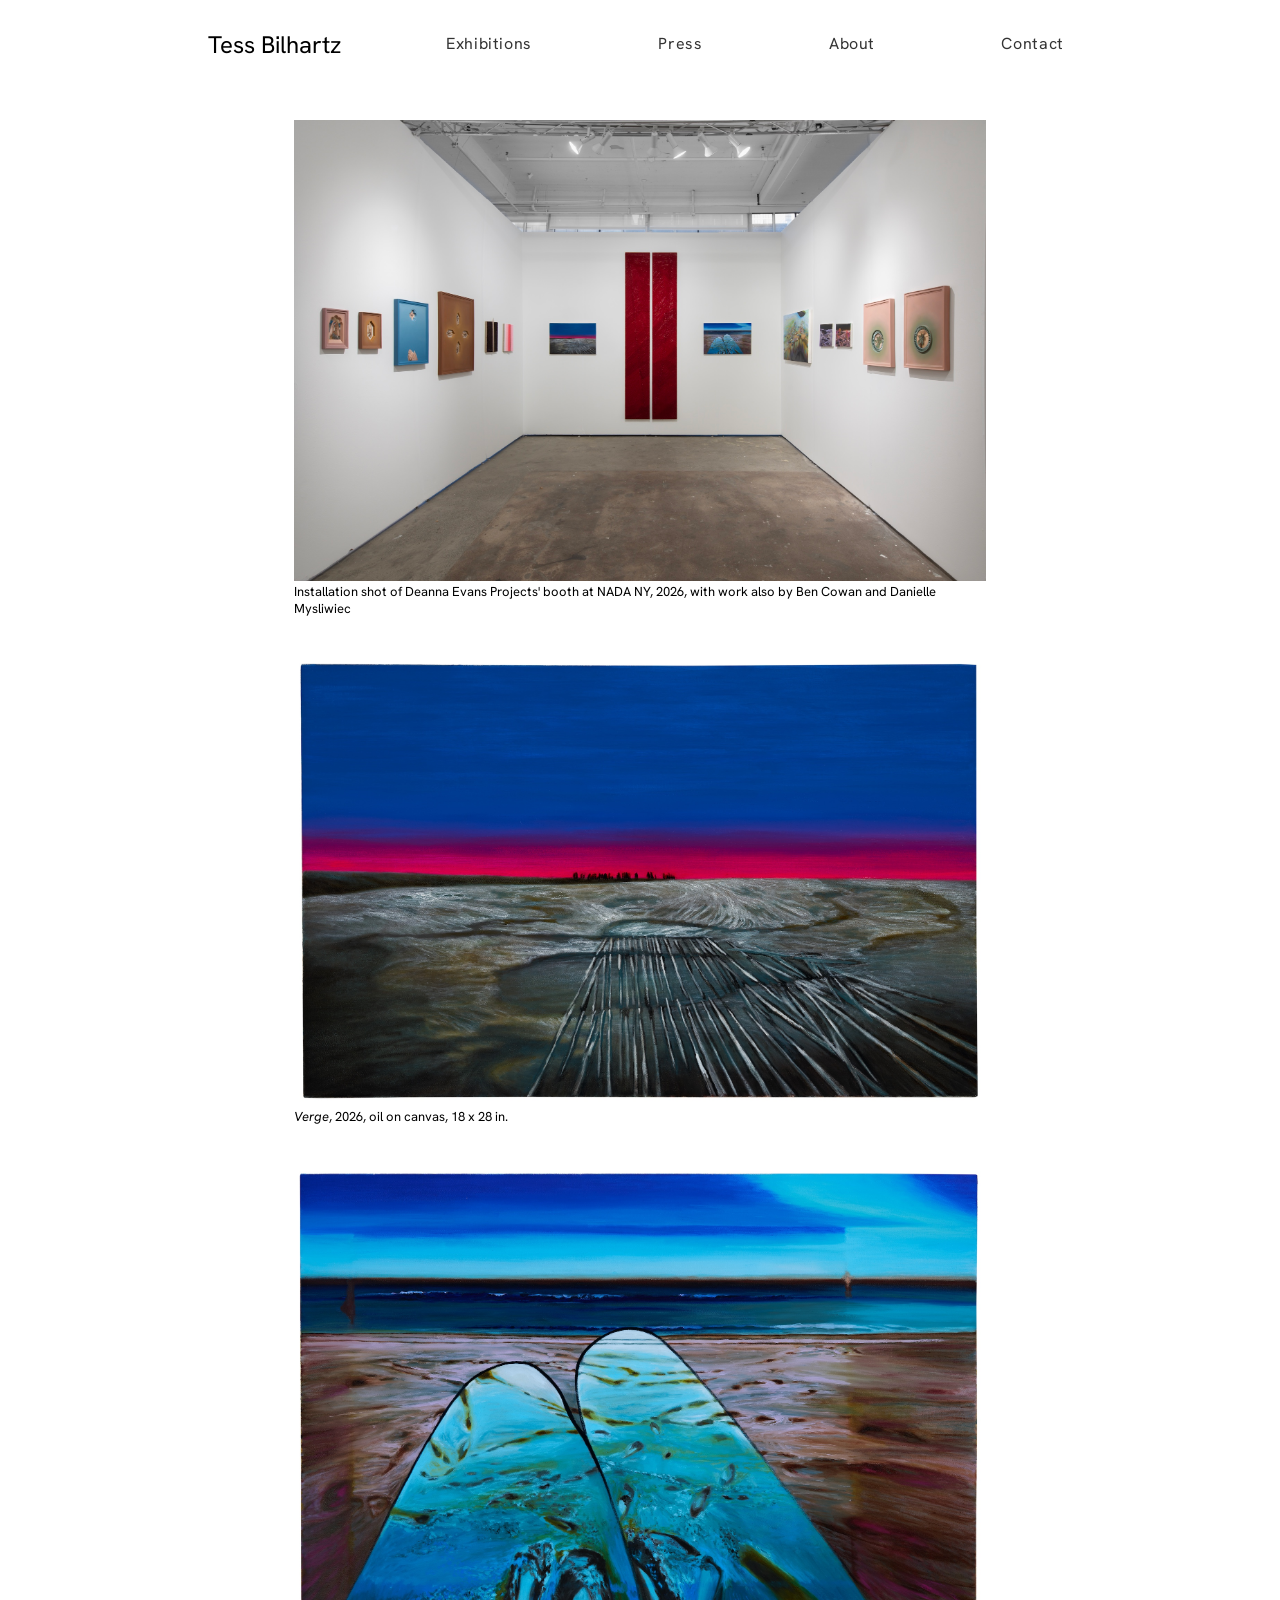
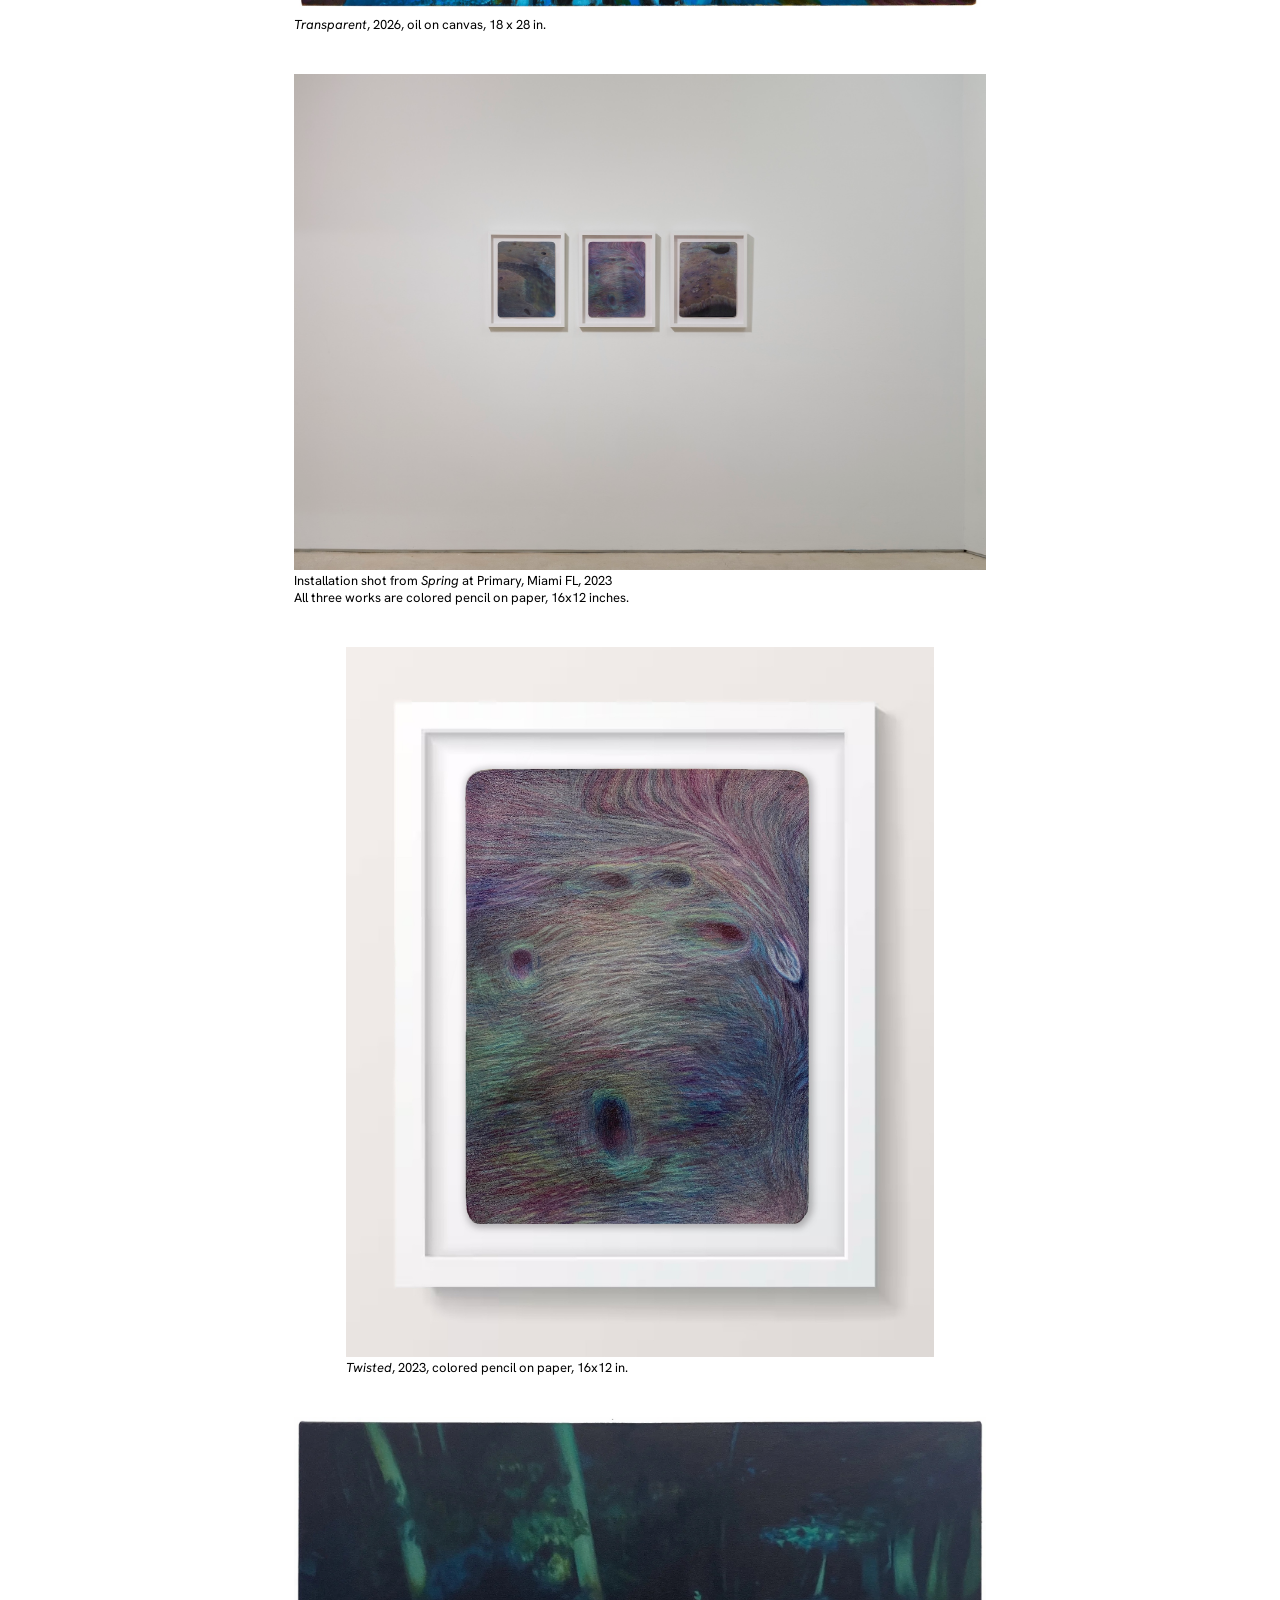
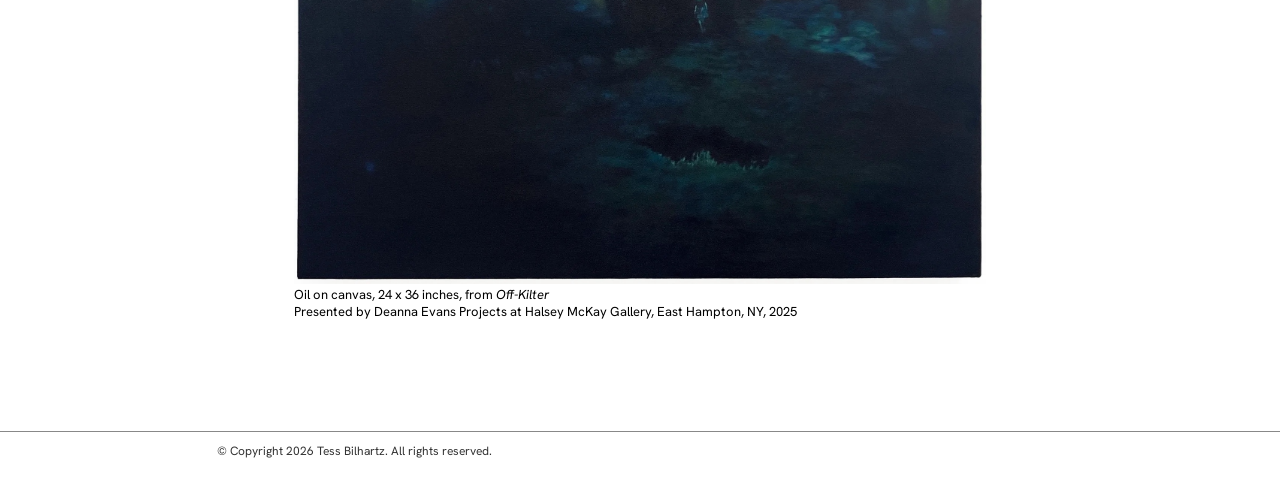
<file: group-shows/index.html>
<!DOCTYPE html>
<html lang="en">
<head>
  <meta charset="utf-8">
  <meta name="viewport" content="width=device-width, initial-scale=1">
  <title>Group Shows | Tess Bilhartz</title>
  <link rel="icon" href="/favicon.ico" sizes="48x48">
<link rel="icon" type="image/png" sizes="32x32" href="/favicon-32x32.png">
<link rel="icon" type="image/png" sizes="16x16" href="/favicon-16x16.png">
<link rel="apple-touch-icon" sizes="180x180" href="/apple-touch-icon.png">
<link rel="manifest" href="/site.webmanifest">
  <!-- Google tag (gtag.js) -->
<script async src="https://www.googletagmanager.com/gtag/js?id=G-ZQ8TD6010Q"></script>
<script>
  window.dataLayer = window.dataLayer || [];
  function gtag(){dataLayer.push(arguments);}
  gtag('js', new Date());
  gtag('config', 'G-ZQ8TD6010Q');
</script>
  <meta name="description" content="Selected group exhibitions with work by Tess Bilhartz, including NADA NY, Primary in Miami, and Halsey McKay Gallery in East Hampton.">
  <link rel="canonical" href="https://www.tessbilhartz.com/group-shows/">
  <meta property="og:title" content="Group Shows | Tess Bilhartz">
  <meta property="og:description" content="Selected group exhibitions with work by Tess Bilhartz.">
  <meta property="og:type" content="website">
  <meta property="og:url" content="https://www.tessbilhartz.com/group-shows/">
  <meta property="og:image" content="https://www.tessbilhartz.com/images/GroupShows.01.jpg">
  <meta name="twitter:card" content="summary_large_image">
  <link rel="stylesheet" href="../style.css">
  <link rel="preconnect" href="https://fonts.googleapis.com">
  <link rel="preconnect" href="https://fonts.gstatic.com" crossorigin>
  <link href="https://fonts.googleapis.com/css2?family=Hanken+Grotesk:ital,wght@0,400;1,400&display=swap" rel="stylesheet">
  <style>
    /* ONE place to control sizes: width as a share of the page column */
    :root { --portrait-w: 68%; --landscape-w: 80%; --detail-w: 56%; }
    @media (max-width: 700px) {
      :root { --portrait-w: 100%; --landscape-w: 100%; --detail-w: 80%; }
    }

    /* Each figure is a centered box; the image fills it and the caption lines up with its left edge */
    main figure { width: var(--portrait-w); margin: 0 auto 40px; }
    main figure.is-landscape { width: var(--landscape-w); }
    /* Detail shots stay smaller than the full work they crop from */
    main figure.is-detail { width: var(--detail-w); }
    main figure img {
      display: block;
      width: 100%;
      height: auto;
      aspect-ratio: auto 4 / 5;      /* placeholder shape until the photo loads */
      object-fit: contain;
      background: #f3f3f3;
      cursor: zoom-in;
    }
    main figure.is-landscape img,
    main figure.is-detail img { aspect-ratio: auto 3 / 2; }

    /* Zoom viewer */
    .zl { position: fixed; inset: 0; z-index: 2000; display: flex; overflow: auto; background: rgba(255,255,255,.98); }
    .zl[hidden] { display: none; }
    .zl img { display: block; flex: none; margin: auto; width: auto; height: auto; max-width: calc(100vw - 48px); max-height: calc(100vh - 48px); cursor: zoom-in; }
    .zl.zoomed img { max-width: none; max-height: none; cursor: zoom-out; }
    .zl button { position: fixed; z-index: 2001; background: none; border: 0; padding: 8px 14px; font-size: 34px; line-height: 1; color: #000; cursor: pointer; }
    .zl-close { top: 8px; right: 12px; }
    .zl-prev, .zl-next { top: 50%; transform: translateY(-50%); }
    .zl-prev { left: 8px; }
    .zl-next { right: 8px; }
  </style>
</head>
<body>
  <header class="site-header">
    <a class="wordmark" href="../">Tess Bilhartz</a>
    <nav class="site-nav">
      <a href="../exhibitions/">Exhibitions</a>
      <a href="../press/">Press</a>
      <a href="../cv/">About</a>
      <a href="../contact/">Contact</a>
    </nav>
  </header>

  <main>
    <figure class="is-landscape">
      <img src="../images/GroupShows.01.jpg" alt="Installation shot of Deanna Evans Projects' booth at NADA NY, 2026" fetchpriority="high">
      <figcaption>Installation shot of Deanna Evans Projects' booth at NADA NY, 2026, with work also by Ben Cowan and Danielle Mysliwiec</figcaption>
    </figure>

    <figure class="is-landscape">
      <img src="../images/GroupShows.02.jpg" alt="Verge, 2026, oil on canvas" loading="lazy" decoding="async">
      <figcaption><em>Verge</em>, 2026, oil on canvas, 18 x 28 in.</figcaption>
    </figure>

    <figure class="is-landscape">
      <img src="../images/GroupShows.03.jpg" alt="Transparent, 2026, oil on canvas" loading="lazy" decoding="async">
      <figcaption><em>Transparent</em>, 2026, oil on canvas, 18 x 28 in.</figcaption>
    </figure>

    <figure class="is-landscape">
      <img src="../images/GroupShows.04.jpg" alt="Installation shot from Spring at Primary, Miami FL, 2023" loading="lazy" decoding="async">
      <figcaption>Installation shot from <em>Spring</em> at Primary, Miami FL, 2023<br>All three works are colored pencil on paper, 16x12 inches.</figcaption>
    </figure>

    <figure>
      <img src="../images/GroupShows.05.jpg" alt="Twisted, 2023, colored pencil on paper" loading="lazy" decoding="async">
      <figcaption><em>Twisted</em>, 2023, colored pencil on paper, 16x12 in.</figcaption>
    </figure>

    <figure class="is-landscape">
      <img src="../images/GroupShows.06.jpg" alt="Oil painting from Off-Kilter, a dark forest scene" loading="lazy" decoding="async">
      <figcaption>Oil on canvas, 24 x 36 inches, from <em>Off-Kilter</em><br>Presented by Deanna Evans Projects at Halsey McKay Gallery, East Hampton, NY, 2025</figcaption>
    </figure>
  </main>

  <footer class="site-footer">© Copyright 2026 Tess Bilhartz. All rights reserved.</footer>

  <div class="zl" id="zl" hidden>
    <button class="zl-close" id="zl-close" aria-label="Close">&times;</button>
    <button class="zl-prev" id="zl-prev" aria-label="Previous image">&#8249;</button>
    <button class="zl-next" id="zl-next" aria-label="Next image">&#8250;</button>
    <img id="zl-img" alt="">
  </div>

  <script>
    (function () {
      var thumbs = document.querySelectorAll('main figure img');
      var box = document.getElementById('zl');
      var big = document.getElementById('zl-img');
      var n = thumbs.length, idx = 0;

      function load(k) {
        idx = (k + n) % n;
        big.src = thumbs[idx].src;
        big.alt = thumbs[idx].alt;
        box.classList.remove('zoomed');
        big.style.width = '';
        box.scrollTop = 0;
        box.scrollLeft = 0;
      }
      function open(k) { load(k); box.hidden = false; document.body.style.overflow = 'hidden'; }
      function close() { box.hidden = true; document.body.style.overflow = ''; }

      for (var j = 0; j < n; j++) {
        (function (k) { thumbs[k].addEventListener('click', function () { open(k); }); })(j);
      }

      big.addEventListener('click', function (e) {
        if (box.classList.contains('zoomed')) {
          box.classList.remove('zoomed');
          big.style.width = '';
          return;
        }
        var r = big.getBoundingClientRect();
        var fx = (e.clientX - r.left) / r.width, fy = (e.clientY - r.top) / r.height;
        var w = box.clientWidth * 2;
        box.classList.add('zoomed');
        big.style.width = w + 'px';
        box.scrollLeft = fx * w - e.clientX;
        box.scrollTop = fy * big.offsetHeight - e.clientY;
      });

      box.addEventListener('click', function (e) {
        if (e.target === box && !box.classList.contains('zoomed')) close();
      });
      document.getElementById('zl-close').addEventListener('click', close);
      document.getElementById('zl-prev').addEventListener('click', function () { load(idx - 1); });
      document.getElementById('zl-next').addEventListener('click', function () { load(idx + 1); });
      document.addEventListener('keydown', function (e) {
        if (box.hidden) return;
        if (e.key === 'Escape') close();
        if (e.key === 'ArrowRight') load(idx + 1);
        if (e.key === 'ArrowLeft') load(idx - 1);
      });
    })();
  </script>
</body>
</html>
</file>
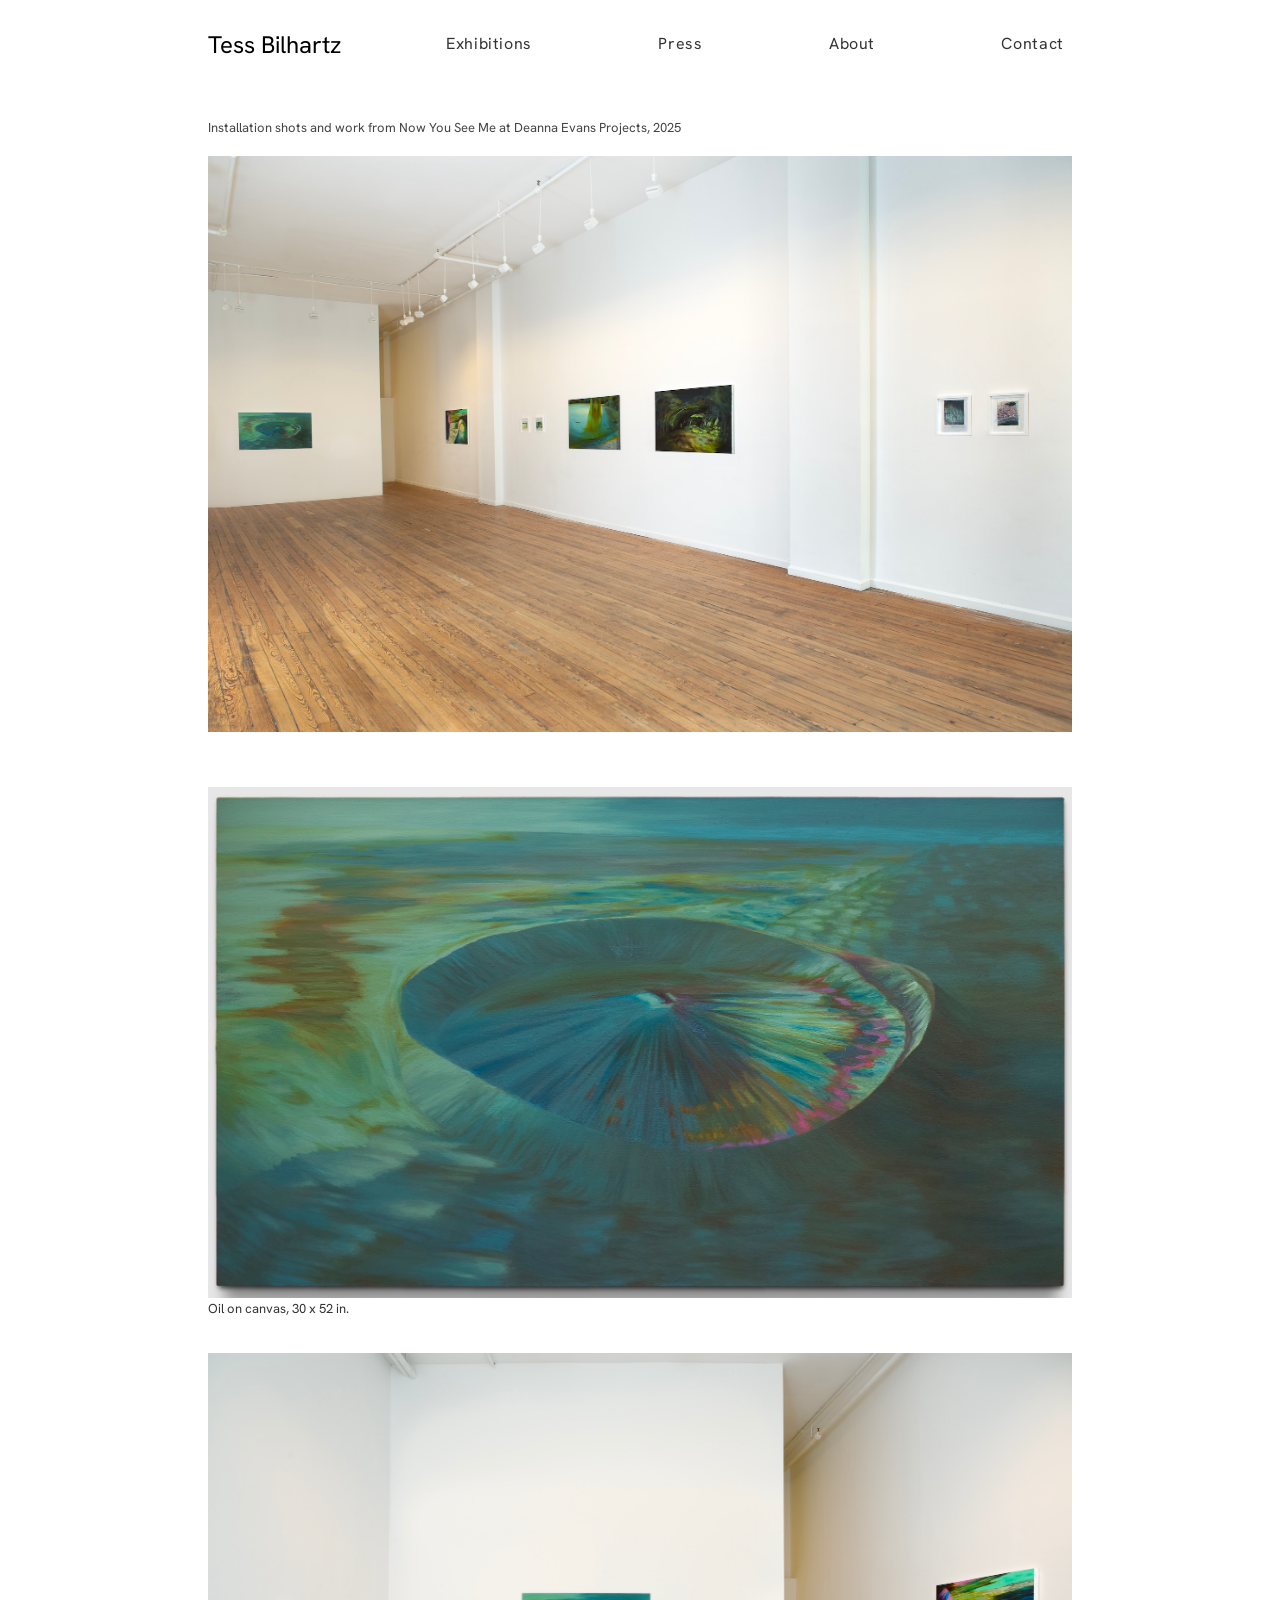
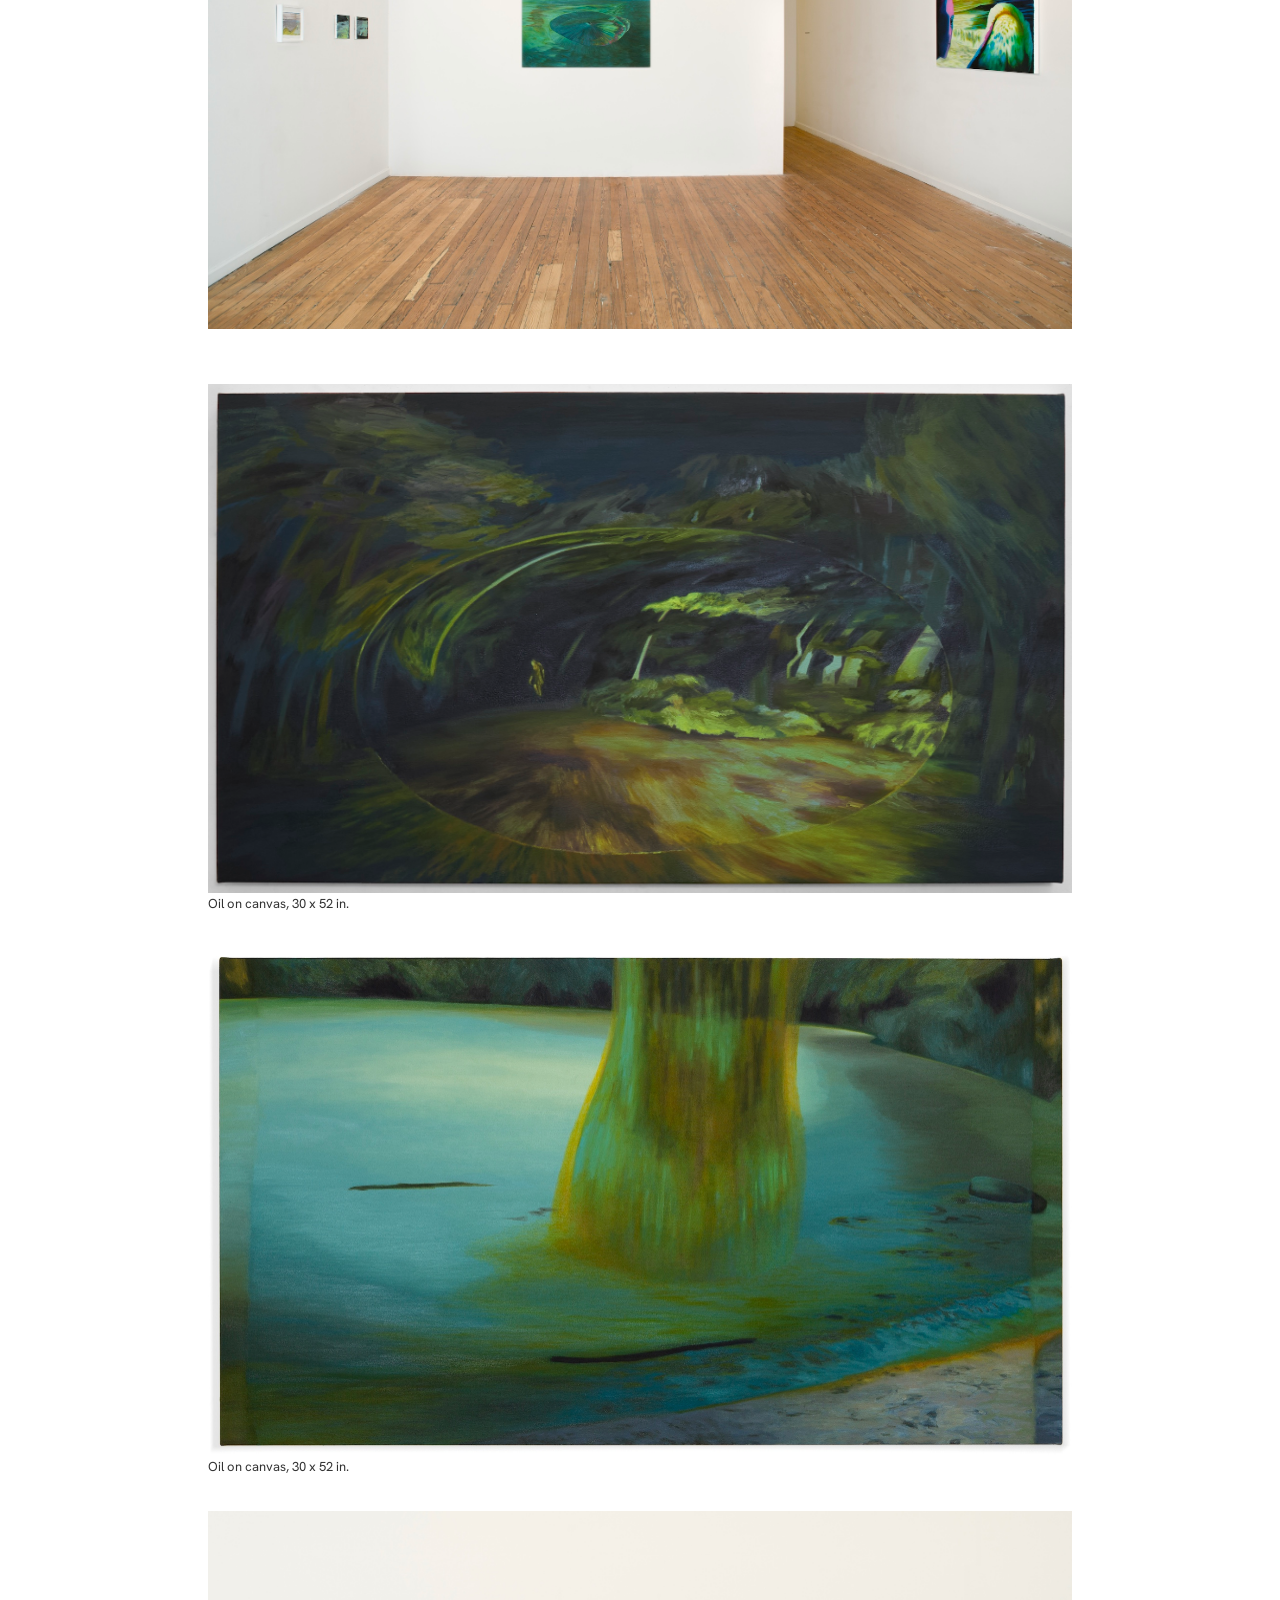
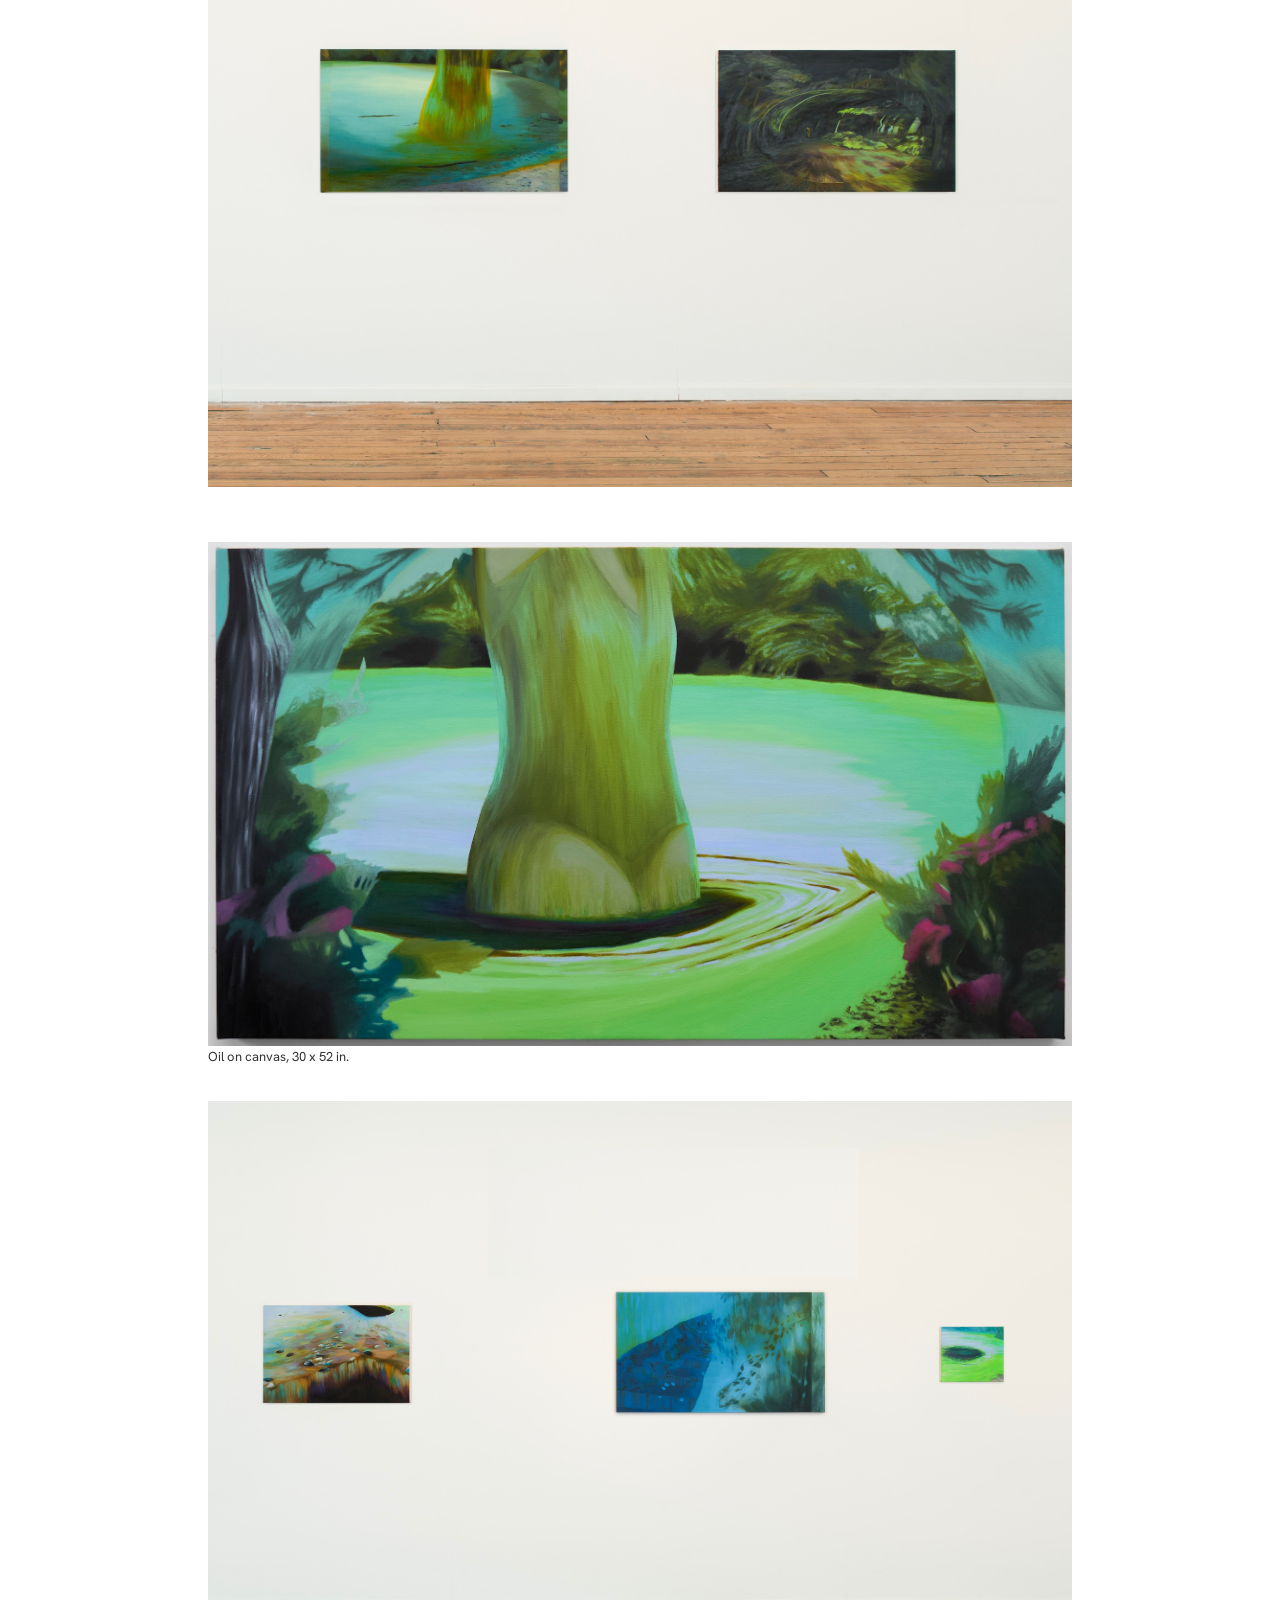
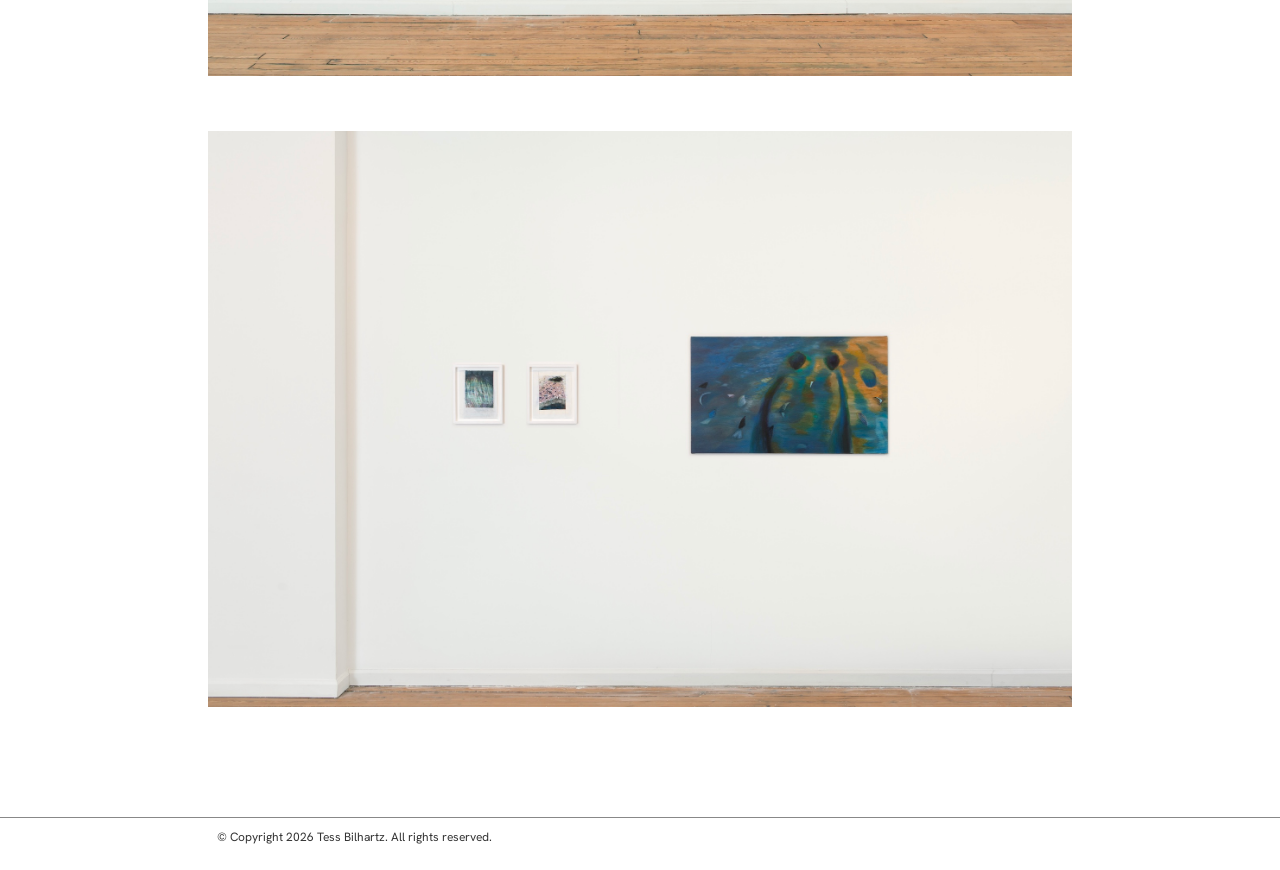
<file: now-you-see-me-2025/index.html>
<!DOCTYPE html>
<html lang="en">
<head>
  <meta charset="utf-8">
  <meta name="viewport" content="width=device-width, initial-scale=1">
  <title>Now You See Me, 2025 | Tess Bilhartz</title>
  <link rel="icon" href="/favicon.ico" sizes="48x48">
<link rel="icon" type="image/png" sizes="32x32" href="/favicon-32x32.png">
<link rel="icon" type="image/png" sizes="16x16" href="/favicon-16x16.png">
<link rel="apple-touch-icon" sizes="180x180" href="/apple-touch-icon.png">
<link rel="manifest" href="/site.webmanifest">
  <!-- Google tag (gtag.js) -->
<script async src="https://www.googletagmanager.com/gtag/js?id=G-ZQ8TD6010Q"></script>
<script>
  window.dataLayer = window.dataLayer || [];
  function gtag(){dataLayer.push(arguments);}
  gtag('js', new Date());
  gtag('config', 'G-ZQ8TD6010Q');
</script>
  <meta name="description" content="Now You See Me, a 2025 solo exhibition of oil paintings by Tess Bilhartz at Deanna Evans Projects, New York.">
  <link rel="canonical" href="https://www.tessbilhartz.com/now-you-see-me-2025/">
  <meta property="og:title" content="Now You See Me, 2025 | Tess Bilhartz">
  <meta property="og:description" content="Oil paintings by Tess Bilhartz at Deanna Evans Projects, 2025.">
  <meta property="og:type" content="website">
  <meta property="og:url" content="https://www.tessbilhartz.com/now-you-see-me-2025/">
  <meta property="og:image" content="https://www.tessbilhartz.com/images/NowYouSeeMe.01.jpg">
  <meta name="twitter:card" content="summary_large_image">
  <link rel="stylesheet" href="../style.css">
  <link rel="preconnect" href="https://fonts.googleapis.com">
  <link rel="preconnect" href="https://fonts.gstatic.com" crossorigin>
  <link href="https://fonts.googleapis.com/css2?family=Hanken+Grotesk:ital,wght@0,400;1,400&display=swap" rel="stylesheet">
  <style>
    /* Zoom viewer */
    .zl { position: fixed; inset: 0; z-index: 2000; display: flex; overflow: auto; background: rgba(255,255,255,.98); }
    .zl[hidden] { display: none; }
    .zl img { display: block; flex: none; margin: auto; width: auto; height: auto; max-width: calc(100vw - 48px); max-height: calc(100vh - 48px); cursor: zoom-in; }
    .zl.zoomed img { max-width: none; max-height: none; cursor: zoom-out; }
    .zl button { position: fixed; z-index: 2001; background: none; border: 0; padding: 8px 14px; font-size: 34px; line-height: 1; color: #000; cursor: pointer; }
    .zl-close { top: 8px; right: 12px; }
    .zl-prev, .zl-next { top: 50%; transform: translateY(-50%); }
    .zl-prev { left: 8px; }
    .zl-next { right: 8px; }
  </style>
</head>
<body>
  <header class="site-header">
    <a class="wordmark" href="../">Tess Bilhartz</a>
    <nav class="site-nav">
      <a href="../exhibitions/">Exhibitions</a>
      <a href="../press/">Press</a>
      <a href="../cv/">About</a>
      <a href="../contact/">Contact</a>
    </nav>
  </header>

  <main class="gallery">
    <p class="intro">Installation shots and work from Now You See Me at Deanna Evans Projects, 2025</p>

    <figure><img class="zoom" src="../images/NowYouSeeMe.01.jpg" alt="Installation view of Now You See Me at Deanna Evans Projects, 2025" fetchpriority="high"></figure>

    <figure><img class="zoom" src="../images/NowYouSeeMe.02.jpg" alt="Painting, oil on canvas" loading="lazy" decoding="async"><figcaption>Oil on canvas, 30 x 52 in.</figcaption></figure>

    <figure><img class="zoom" src="../images/NowYouSeeMe.03.jpg" alt="Installation view of Now You See Me" loading="lazy" decoding="async"></figure>

    <figure><img class="zoom" src="../images/NowYouSeeMe.04.jpg" alt="Painting, oil on canvas" loading="lazy" decoding="async"><figcaption>Oil on canvas, 30 x 52 in.</figcaption></figure>

    <figure><img class="zoom" src="../images/NowYouSeeMe.05.jpg" alt="Painting, oil on canvas" loading="lazy" decoding="async"><figcaption>Oil on canvas, 30 x 52 in.</figcaption></figure>

    <figure><img class="zoom" src="../images/NowYouSeeMe.06.jpg" alt="Installation view of Now You See Me" loading="lazy" decoding="async"></figure>

    <figure><img class="zoom" src="../images/NowYouSeeMe.07.jpg" alt="Painting, oil on canvas" loading="lazy" decoding="async"><figcaption>Oil on canvas, 30 x 52 in.</figcaption></figure>

    <figure><img class="zoom" src="../images/NowYouSeeMe.09.jpg" alt="Installation view of Now You See Me" loading="lazy" decoding="async"></figure>

    <figure><img class="zoom" src="../images/NowYouSeeMe.10.jpg" alt="Installation view of Now You See Me" loading="lazy" decoding="async"></figure>
  </main>

  <footer class="site-footer">© Copyright 2026 Tess Bilhartz. All rights reserved.</footer>

  <div class="zl" id="zl" hidden>
    <button class="zl-close" id="zl-close" aria-label="Close">&times;</button>
    <button class="zl-prev" id="zl-prev" aria-label="Previous image">&#8249;</button>
    <button class="zl-next" id="zl-next" aria-label="Next image">&#8250;</button>
    <img id="zl-img" alt="">
  </div>

  <script>
    (function () {
      var thumbs = document.querySelectorAll('main figure img');
      var box = document.getElementById('zl');
      var big = document.getElementById('zl-img');
      var n = thumbs.length, idx = 0;

      function load(k) {
        idx = (k + n) % n;
        big.src = thumbs[idx].src;
        big.alt = thumbs[idx].alt;
        box.classList.remove('zoomed');
        big.style.width = '';
        box.scrollTop = 0;
        box.scrollLeft = 0;
      }
      function open(k) { load(k); box.hidden = false; document.body.style.overflow = 'hidden'; }
      function close() { box.hidden = true; document.body.style.overflow = ''; }

      for (var j = 0; j < n; j++) {
        (function (k) { thumbs[k].addEventListener('click', function () { open(k); }); })(j);
      }

      big.addEventListener('click', function (e) {
        if (box.classList.contains('zoomed')) {
          box.classList.remove('zoomed');
          big.style.width = '';
          return;
        }
        var r = big.getBoundingClientRect();
        var fx = (e.clientX - r.left) / r.width, fy = (e.clientY - r.top) / r.height;
        var w = box.clientWidth * 2;
        box.classList.add('zoomed');
        big.style.width = w + 'px';
        box.scrollLeft = fx * w - e.clientX;
        box.scrollTop = fy * big.offsetHeight - e.clientY;
      });

      box.addEventListener('click', function (e) {
        if (e.target === box && !box.classList.contains('zoomed')) close();
      });
      document.getElementById('zl-close').addEventListener('click', close);
      document.getElementById('zl-prev').addEventListener('click', function () { load(idx - 1); });
      document.getElementById('zl-next').addEventListener('click', function () { load(idx + 1); });
      document.addEventListener('keydown', function (e) {
        if (box.hidden) return;
        if (e.key === 'Escape') close();
        if (e.key === 'ArrowRight') load(idx + 1);
        if (e.key === 'ArrowLeft') load(idx - 1);
      });
    })();
  </script>
</body>
</html>
</file>
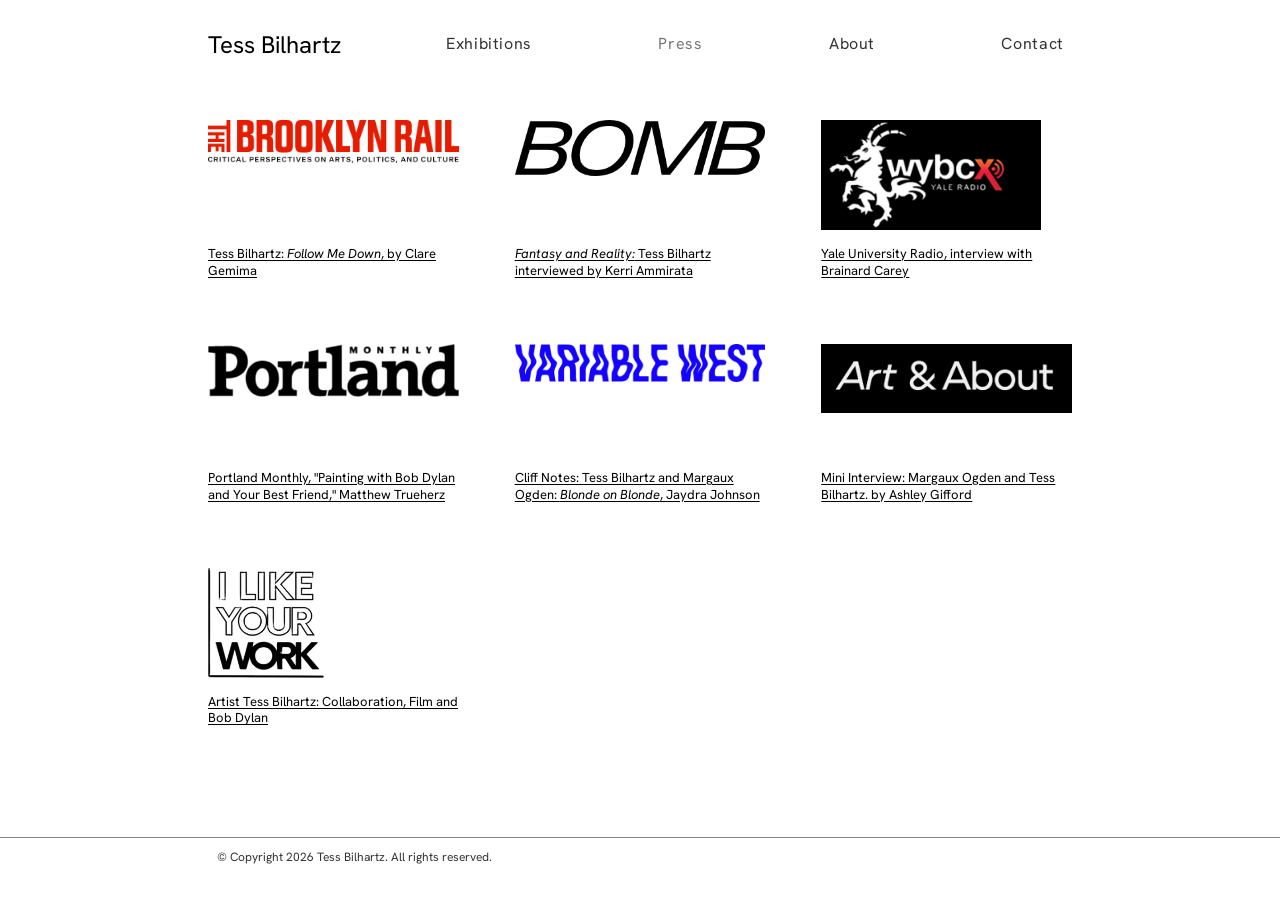
<file: press/index.html>
<!DOCTYPE html>
<html lang="en">
<head>
  <meta charset="utf-8">
  <meta name="viewport" content="width=device-width, initial-scale=1">
  <title>Press | Tess Bilhartz</title>
  <link rel="icon" href="/favicon.ico" sizes="48x48">
<link rel="icon" type="image/png" sizes="32x32" href="/favicon-32x32.png">
<link rel="icon" type="image/png" sizes="16x16" href="/favicon-16x16.png">
<link rel="apple-touch-icon" sizes="180x180" href="/apple-touch-icon.png">
<link rel="manifest" href="/site.webmanifest">
  <!-- Google tag (gtag.js) -->
<script async src="https://www.googletagmanager.com/gtag/js?id=G-ZQ8TD6010Q"></script>
<script>
  window.dataLayer = window.dataLayer || [];
  function gtag(){dataLayer.push(arguments);}
  gtag('js', new Date());
  gtag('config', 'G-ZQ8TD6010Q');
</script>
  <meta name="description" content="Reviews and interviews featuring Tess Bilhartz in The Brooklyn Rail, BOMB, Portland Monthly, Variable West, and more.">
  <link rel="canonical" href="https://www.tessbilhartz.com/press/">
  <meta property="og:title" content="Press | Tess Bilhartz">
  <meta property="og:description" content="Reviews and interviews featuring Tess Bilhartz.">
  <meta property="og:type" content="website">
  <meta property="og:url" content="https://www.tessbilhartz.com/press/">
  <meta property="og:image" content="https://www.tessbilhartz.com/images/NowYouSeeMe.install1.jpg">
  <meta name="twitter:card" content="summary_large_image">
  <link rel="stylesheet" href="../style.css">
  <link rel="preconnect" href="https://fonts.googleapis.com">
  <link rel="preconnect" href="https://fonts.gstatic.com" crossorigin>
  <link href="https://fonts.googleapis.com/css2?family=Hanken+Grotesk:ital,wght@0,400;1,400&display=swap" rel="stylesheet">
  <style>
    /* Press grid: 3 columns. Blank margins are trimmed off each logo (see script at the bottom),
       then every logo sits in the same-height box, aligned to the top-left. */
    :root { --logo-h: 110px; --col-gap: 56px; --row-gap: 64px; }

    .press-grid {
      display: grid;
      grid-template-columns: repeat(3, 1fr);
      column-gap: var(--col-gap);
      row-gap: var(--row-gap);
      align-items: start;
    }
    .press-item { display: block; color: inherit; text-decoration: none; }

    .press-logo {
      display: flex;
      align-items: flex-start;   /* tops line up. Use flex-end to line up the bottoms instead */
      justify-content: flex-start;
      height: var(--logo-h);
    }
    .press-logo img {
      display: block;
      width: auto;
      height: auto;
      max-width: 100%;
      max-height: 100%;
      visibility: hidden;        /* shown once trimmed, so nothing jumps around */
    }
    .press-logo img.ready { visibility: visible; }

    .press-caption {
      display: block;
      margin-top: 16px;
      text-decoration: underline;
      text-underline-offset: 2px;
    }
    .press-item:hover .press-caption { color: #777; }

    @media (max-width: 760px) {
      .press-grid { grid-template-columns: repeat(2, 1fr); column-gap: 32px; }
    }
    @media (max-width: 480px) {
      .press-grid { grid-template-columns: 1fr; }
    }
  </style>
  <noscript><style>.press-logo img { visibility: visible; }</style></noscript>
</head>
<body>
  <header class="site-header">
    <a class="wordmark" href="../">Tess Bilhartz</a>
    <nav class="site-nav">
      <a href="../exhibitions/">Exhibitions</a>
      <a href="../press/" aria-current="page">Press</a>
      <a href="../cv/">About</a>
      <a href="../contact/">Contact</a>
    </nav>
  </header>

  <main>
    <div class="press-grid">

      <a class="press-item" href="https://brooklynrail.org/2022/02/artseen/Tess-Bilhartz-Follow-Me-Down/" target="_blank" rel="noopener">
        <span class="press-logo"><img src="../images/Press.01.png" alt="The Brooklyn Rail"></span>
        <span class="press-caption">Tess Bilhartz: <em>Follow Me Down</em>, by Clare Gemima</span>
      </a>

      <a class="press-item" href="https://bombmagazine.org/articles/2022/02/16/fantasy-and-reality-tess-bilhartz-interviewed/" target="_blank" rel="noopener">
        <span class="press-logo"><img src="../images/Press.02.png" alt="BOMB"></span>
        <span class="press-caption"><em>Fantasy and Reality:</em> Tess Bilhartz interviewed by Kerri Ammirata</span>
      </a>

      <a class="press-item" href="https://museumofnonvisibleart.com/interviews/tess-bilhartz/" target="_blank" rel="noopener">
        <span class="press-logo"><img src="../images/Press.03.png" alt="WYBCX Yale Radio"></span>
        <span class="press-caption">Yale University Radio, interview with Brainard Carey</span>
      </a>

      <a class="press-item" href="https://www.pdxmonthly.com/arts-and-culture/2025/07/things-to-do-in-portland-this-week-2025-07-10" target="_blank" rel="noopener">
        <span class="press-logo"><img src="../images/Press.04.png" alt="Portland Monthly"></span>
        <span class="press-caption">Portland Monthly, "Painting with Bob Dylan and Your Best Friend," Matthew Trueherz</span>
      </a>

      <a class="press-item" href="https://variablewest.com/2025/07/23/oregon-art-guide-august-2025/" target="_blank" rel="noopener">
        <span class="press-logo"><img src="../images/Press.05.png" alt="Variable West"></span>
        <span class="press-caption">Cliff Notes: Tess Bilhartz and Margaux Ogden: <em>Blonde on Blonde</em>, Jaydra Johnson</span>
      </a>

      <a class="press-item" href="https://artandaboutpdx.com/blog/mini-interview-with-margaux-ogden-tess-bilhartz" target="_blank" rel="noopener">
        <span class="press-logo"><img src="../images/Press.06.png" alt="Art &amp; About"></span>
        <span class="press-caption">Mini Interview: Margaux Ogden and Tess Bilhartz. by Ashley Gifford</span>
      </a>

      <a class="press-item" href="https://www.ilikeyourworkpodcast.com/post/artist-tess-bilhartz-collaboration-film-and-bob-dylan" target="_blank" rel="noopener">
        <span class="press-logo"><img src="../images/Press.07.png" alt="I Like Your Work"></span>
        <span class="press-caption">Artist Tess Bilhartz: Collaboration, Film and Bob Dylan</span>
      </a>

    </div>
  </main>

  <footer class="site-footer">© Copyright 2026 Tess Bilhartz. All rights reserved.</footer>

  <script>
    // Trim blank (white or transparent) margins off each logo so the visible artwork lines up.
    (function () {
      var imgs = document.querySelectorAll('.press-logo img');

      function show(img) { img.classList.add('ready'); }

      function trim(img) {
        if (img.dataset.trimmed) { show(img); return; }
        try {
          var w = img.naturalWidth, h = img.naturalHeight;
          if (!w || !h) { show(img); return; }

          var c = document.createElement('canvas');
          c.width = w; c.height = h;
          var ctx = c.getContext('2d', { willReadFrequently: true });
          ctx.drawImage(img, 0, 0);
          var d = ctx.getImageData(0, 0, w, h).data;

          var minX = w, minY = h, maxX = -1, maxY = -1;
          for (var y = 0; y < h; y++) {
            for (var x = 0; x < w; x++) {
              var p = (y * w + x) * 4;
              // content = visible pixel that is not (near) white
              if (d[p + 3] > 20 && (d[p] < 235 || d[p + 1] < 235 || d[p + 2] < 235)) {
                if (x < minX) minX = x;
                if (x > maxX) maxX = x;
                if (y < minY) minY = y;
                if (y > maxY) maxY = y;
              }
            }
          }
          if (maxX < 0) { show(img); return; }

          var tw = maxX - minX + 1, th = maxY - minY + 1;
          if (tw >= w - 1 && th >= h - 1) { show(img); return; }   // nothing to trim

          var t = document.createElement('canvas');
          t.width = tw; t.height = th;
          t.getContext('2d').drawImage(c, minX, minY, tw, th, 0, 0, tw, th);

          img.dataset.trimmed = '1';
          img.addEventListener('load', function () { show(img); }, { once: true });
          img.src = t.toDataURL('image/png');
        } catch (e) {
          show(img);   // if trimming isn't possible, just show the logo as is
        }
      }

      imgs.forEach(function (img) {
        if (img.complete && img.naturalWidth) trim(img);
        else {
          img.addEventListener('load', function () { trim(img); });
          img.addEventListener('error', function () { show(img); });
        }
      });
    })();
  </script>
</body>
</html>
</file>
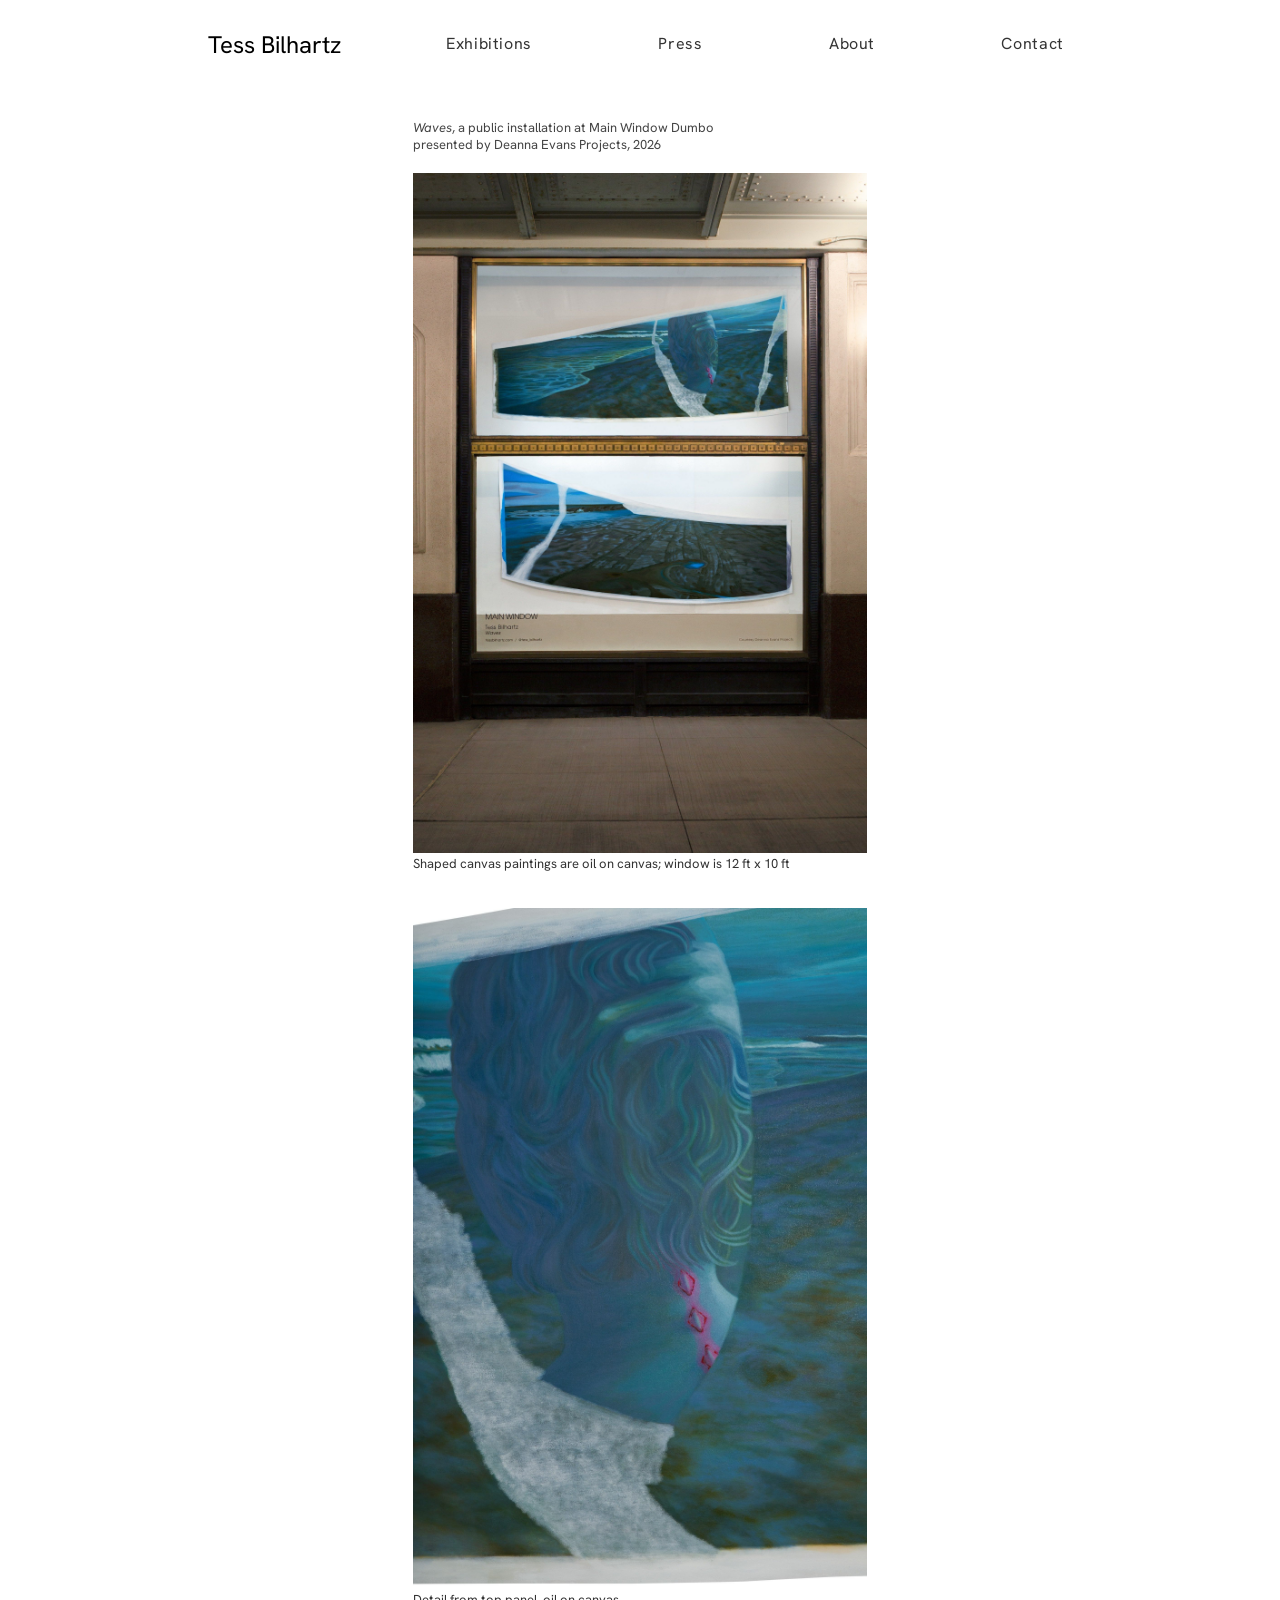
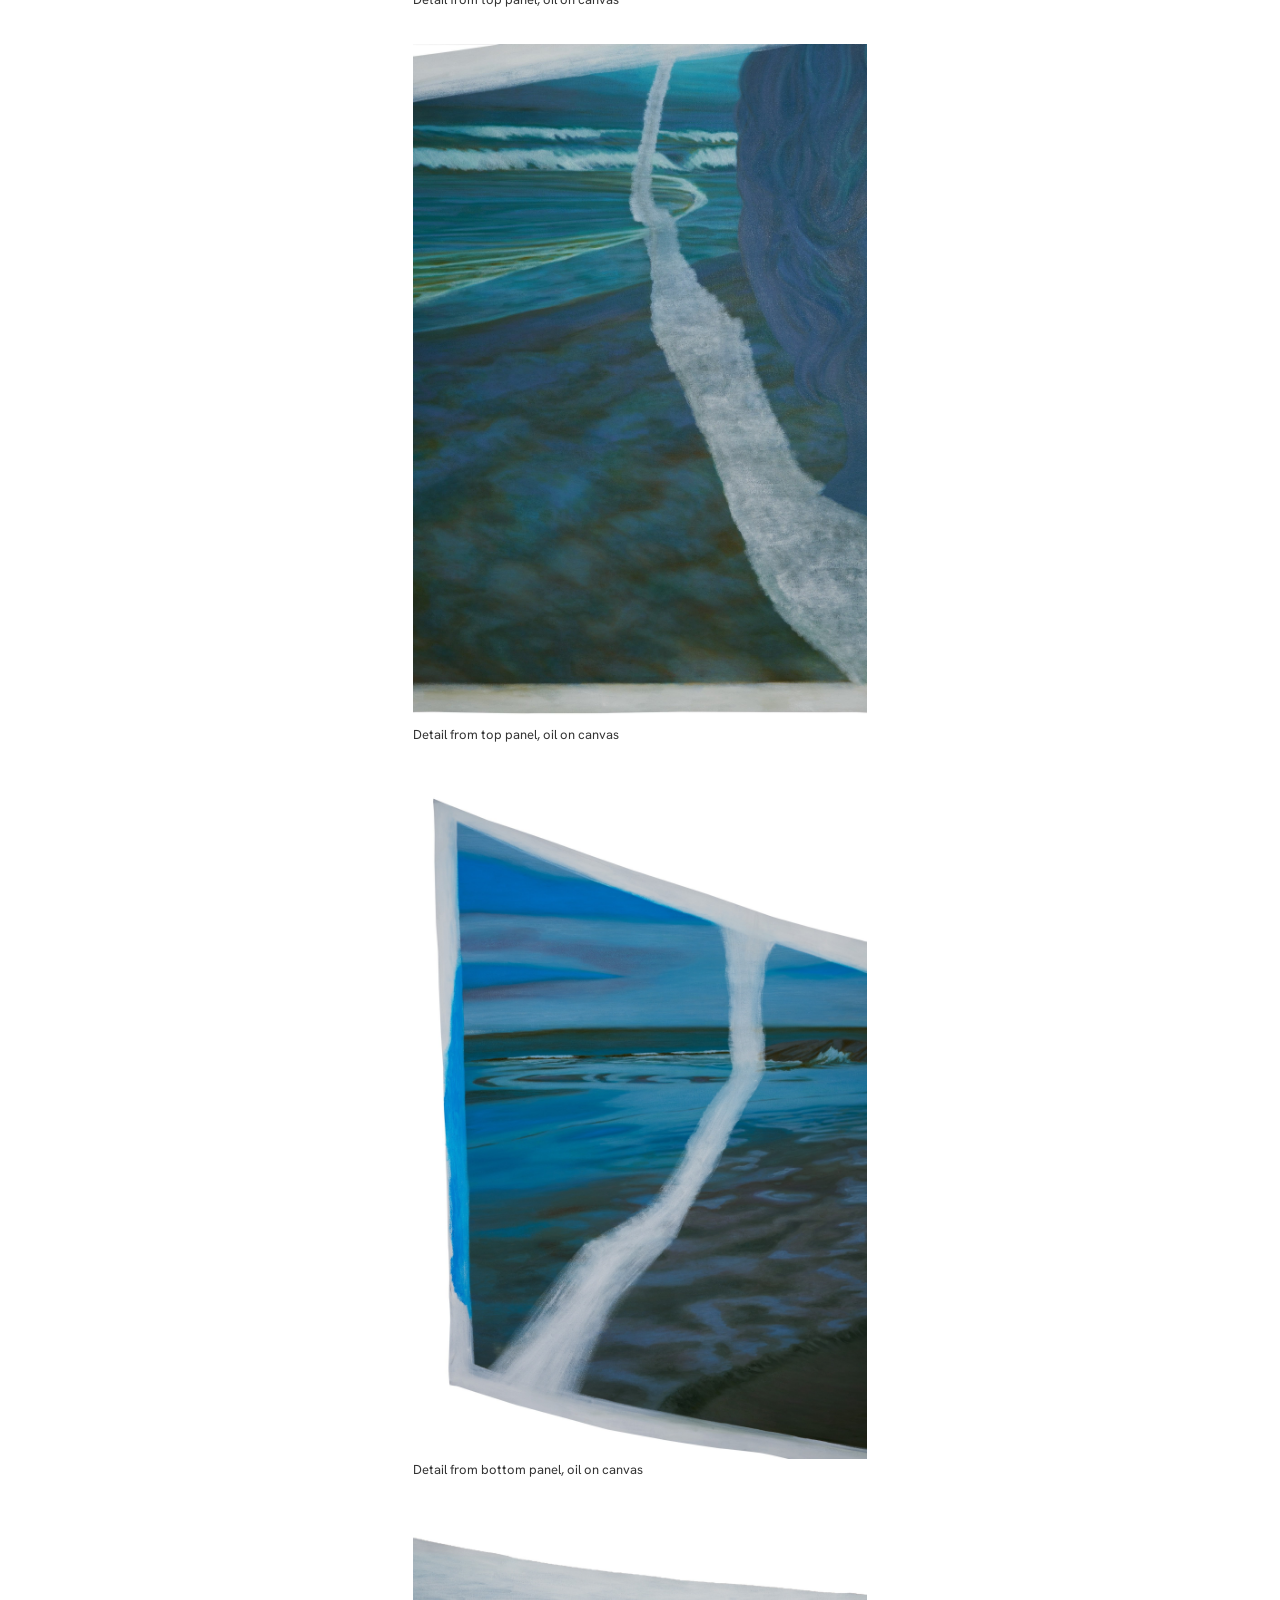
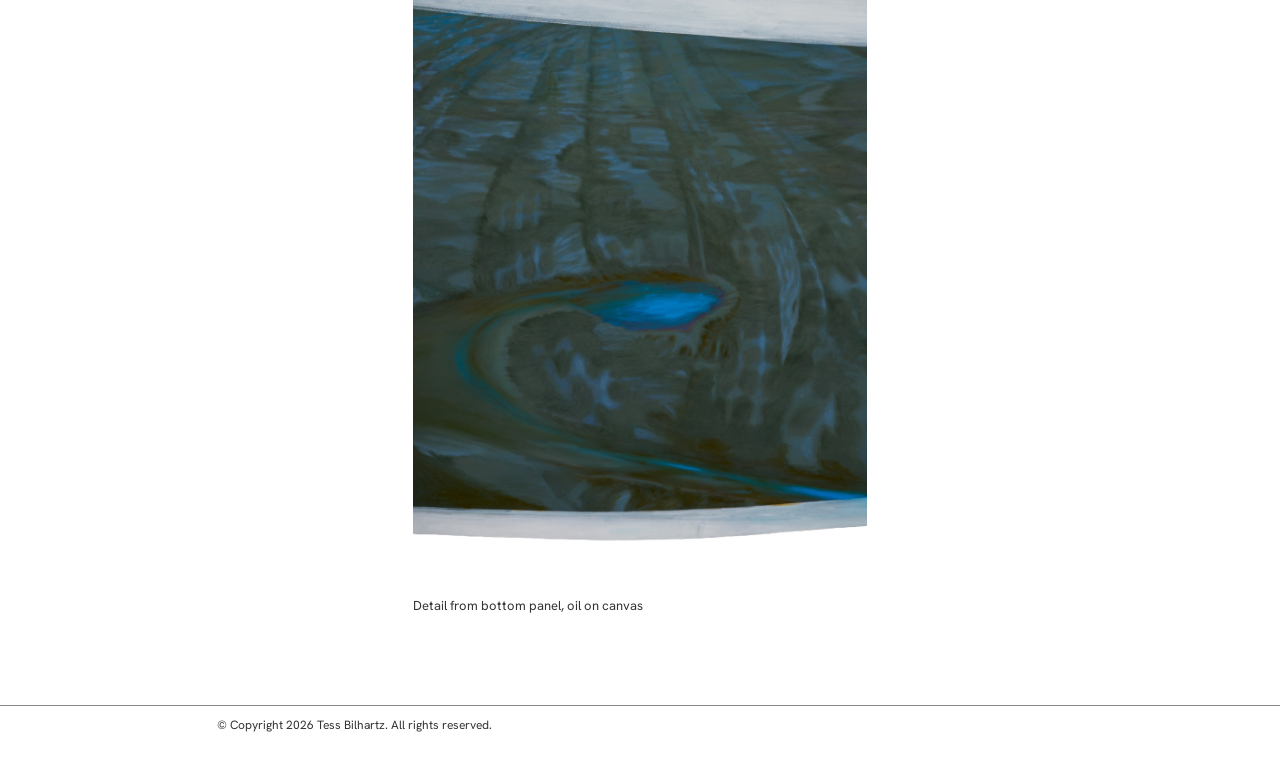
<file: waves/index.html>
<!DOCTYPE html>
<html lang="en">
<head>
  <meta charset="utf-8">
  <meta name="viewport" content="width=device-width, initial-scale=1">
  <title>Waves, 2026 | Tess Bilhartz</title>
  <link rel="icon" href="/favicon.ico" sizes="48x48">
<link rel="icon" type="image/png" sizes="32x32" href="/favicon-32x32.png">
<link rel="icon" type="image/png" sizes="16x16" href="/favicon-16x16.png">
<link rel="apple-touch-icon" sizes="180x180" href="/apple-touch-icon.png">
<link rel="manifest" href="/site.webmanifest">
  <!-- Google tag (gtag.js) -->
<script async src="https://www.googletagmanager.com/gtag/js?id=G-ZQ8TD6010Q"></script>
<script>
  window.dataLayer = window.dataLayer || [];
  function gtag(){dataLayer.push(arguments);}
  gtag('js', new Date());
  gtag('config', 'G-ZQ8TD6010Q');
</script>
  <meta name="description" content="Waves, a 2026 public installation of shaped oil paintings by Tess Bilhartz at Main Window Dumbo, presented by Deanna Evans Projects.">
  <link rel="canonical" href="https://www.tessbilhartz.com/waves/">
  <meta property="og:title" content="Waves, 2026 | Tess Bilhartz">
  <meta property="og:description" content="A public installation of shaped oil paintings at Main Window Dumbo, presented by Deanna Evans Projects.">
  <meta property="og:type" content="website">
  <meta property="og:url" content="https://www.tessbilhartz.com/waves/">
  <meta property="og:image" content="https://www.tessbilhartz.com/images/Waves.01.jpg">
  <meta name="twitter:card" content="summary_large_image">
  <link rel="preload" as="image" href="../images/Waves.01.jpg" fetchpriority="high">
  <link rel="stylesheet" href="../style.css">
  <link rel="preconnect" href="https://fonts.googleapis.com">
  <link rel="preconnect" href="https://fonts.gstatic.com" crossorigin>
  <link href="https://fonts.googleapis.com/css2?family=Hanken+Grotesk:ital,wght@0,400;1,400&display=swap" rel="stylesheet">
  <style>
    /* The intro text sits in the same centered column as the images and captions */
    .gallery figure,
    main.gallery .intro { width: 52.5%; margin-left: auto; margin-right: auto; }
    .gallery figure { margin-top: 0; margin-bottom: 0; }

    /* Images fill their column; width/height attributes reserve the space before they load */
    .gallery figure img { width: 100%; height: auto; }

    /* Intro: two lines on desktop; on phones the line break disappears and a comma takes its place */
    .mob-only { display: none; }
    @media (max-width: 760px) {
      .gallery figure,
      main.gallery .intro { width: 80%; }
      main.gallery .intro { text-wrap: balance; }
      .mob-only { display: inline; }
      .desk-break { display: none; }
    }

    /* Let captions wrap onto a second line instead of running off the screen */
    .gallery figcaption { white-space: normal; }

    /* Zoom viewer */
    .zl { position: fixed; inset: 0; z-index: 2000; display: flex; overflow: auto; background: rgba(255,255,255,.98); }
    .zl[hidden] { display: none; }
    .zl img { display: block; flex: none; margin: auto; width: auto; height: auto; max-width: calc(100vw - 48px); max-height: calc(100vh - 48px); cursor: zoom-in; }
    .zl.zoomed img { max-width: none; max-height: none; cursor: zoom-out; }
    .zl button { position: fixed; z-index: 2001; background: none; border: 0; padding: 8px 14px; font-size: 34px; line-height: 1; color: #000; cursor: pointer; }
    .zl-close { top: 8px; right: 12px; }
    .zl-prev, .zl-next { top: 50%; transform: translateY(-50%); }
    .zl-prev { left: 8px; }
    .zl-next { right: 8px; }
  </style>
</head>
<body>
  <header class="site-header">
    <a class="wordmark" href="../">Tess Bilhartz</a>
    <nav class="site-nav">
      <a href="../exhibitions/">Exhibitions</a>
      <a href="../press/">Press</a>
      <a href="../cv/">About</a>
      <a href="../contact/">Contact</a>
    </nav>
  </header>

  <main class="gallery">
    <p class="intro"><em>Waves</em>, a public installation at Main Window Dumbo<span class="mob-only">,</span><br class="desk-break"> presented by Deanna Evans Projects, 2026</p>

    <figure><img class="zoom" src="../images/Waves.01.jpg" width="2000" height="3000" alt="Waves at Main Window Dumbo, 2026" fetchpriority="high"><figcaption>Shaped canvas paintings are oil on canvas; window is 12 ft x 10 ft</figcaption></figure>

    <figure><img class="zoom" src="../images/Waves.02.jpg" width="2000" height="3000" alt="Detail from top panel, oil on canvas" loading="lazy" decoding="async"><figcaption>Detail from top panel, oil on canvas</figcaption></figure>

    <figure><img class="zoom" src="../images/Waves.03.jpg" width="2000" height="3000" alt="Detail from top panel, oil on canvas" loading="lazy" decoding="async"><figcaption>Detail from top panel, oil on canvas</figcaption></figure>

    <figure><img class="zoom" src="../images/Waves.04.jpg" width="2000" height="3000" alt="Detail from bottom panel, oil on canvas" loading="lazy" decoding="async"><figcaption>Detail from bottom panel, oil on canvas</figcaption></figure>

    <figure><img class="zoom" src="../images/Waves.05.jpg" width="2000" height="3000" alt="Detail from bottom panel, oil on canvas" loading="lazy" decoding="async"><figcaption>Detail from bottom panel, oil on canvas</figcaption></figure>
  </main>

  <footer class="site-footer">© Copyright 2026 Tess Bilhartz. All rights reserved.</footer>

  <div class="zl" id="zl" hidden>
    <button class="zl-close" id="zl-close" aria-label="Close">&times;</button>
    <button class="zl-prev" id="zl-prev" aria-label="Previous image">&#8249;</button>
    <button class="zl-next" id="zl-next" aria-label="Next image">&#8250;</button>
    <img id="zl-img" alt="">
  </div>

  <script>
    (function () {
      var thumbs = document.querySelectorAll('main figure img');
      var box = document.getElementById('zl');
      var big = document.getElementById('zl-img');
      var n = thumbs.length, idx = 0;

      function load(k) {
        idx = (k + n) % n;
        big.src = thumbs[idx].src;
        big.alt = thumbs[idx].alt;
        box.classList.remove('zoomed');
        big.style.width = '';
        box.scrollTop = 0;
        box.scrollLeft = 0;
      }
      function open(k) { load(k); box.hidden = false; document.body.style.overflow = 'hidden'; }
      function close() { box.hidden = true; document.body.style.overflow = ''; }

      for (var j = 0; j < n; j++) {
        (function (k) { thumbs[k].addEventListener('click', function () { open(k); }); })(j);
      }

      big.addEventListener('click', function (e) {
        if (box.classList.contains('zoomed')) {
          box.classList.remove('zoomed');
          big.style.width = '';
          return;
        }
        var r = big.getBoundingClientRect();
        var fx = (e.clientX - r.left) / r.width, fy = (e.clientY - r.top) / r.height;
        var w = box.clientWidth * 2;
        box.classList.add('zoomed');
        big.style.width = w + 'px';
        box.scrollLeft = fx * w - e.clientX;
        box.scrollTop = fy * big.offsetHeight - e.clientY;
      });

      box.addEventListener('click', function (e) {
        if (e.target === box && !box.classList.contains('zoomed')) close();
      });
      document.getElementById('zl-close').addEventListener('click', close);
      document.getElementById('zl-prev').addEventListener('click', function () { load(idx - 1); });
      document.getElementById('zl-next').addEventListener('click', function () { load(idx + 1); });
      document.addEventListener('keydown', function (e) {
        if (box.hidden) return;
        if (e.key === 'Escape') close();
        if (e.key === 'ArrowRight') load(idx + 1);
        if (e.key === 'ArrowLeft') load(idx - 1);
      });
    })();
  </script>
</body>
</html>
</file>
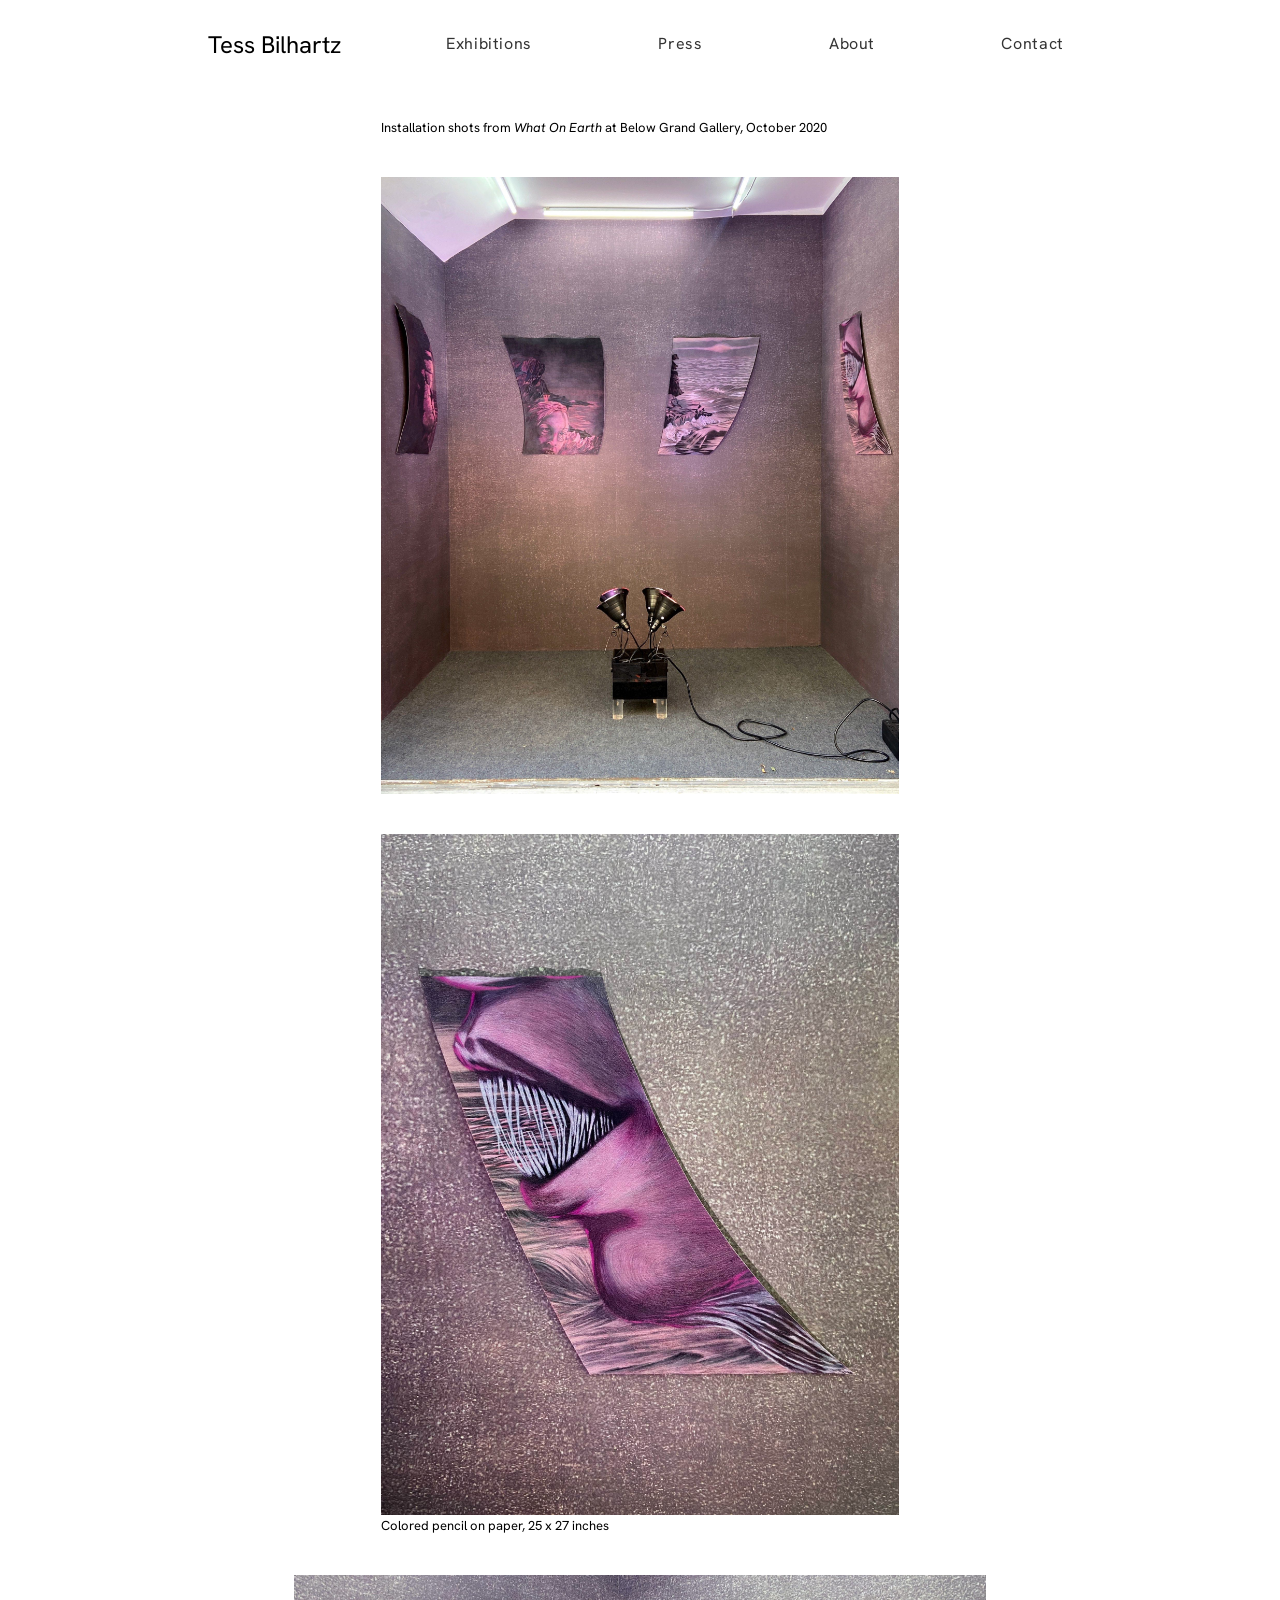
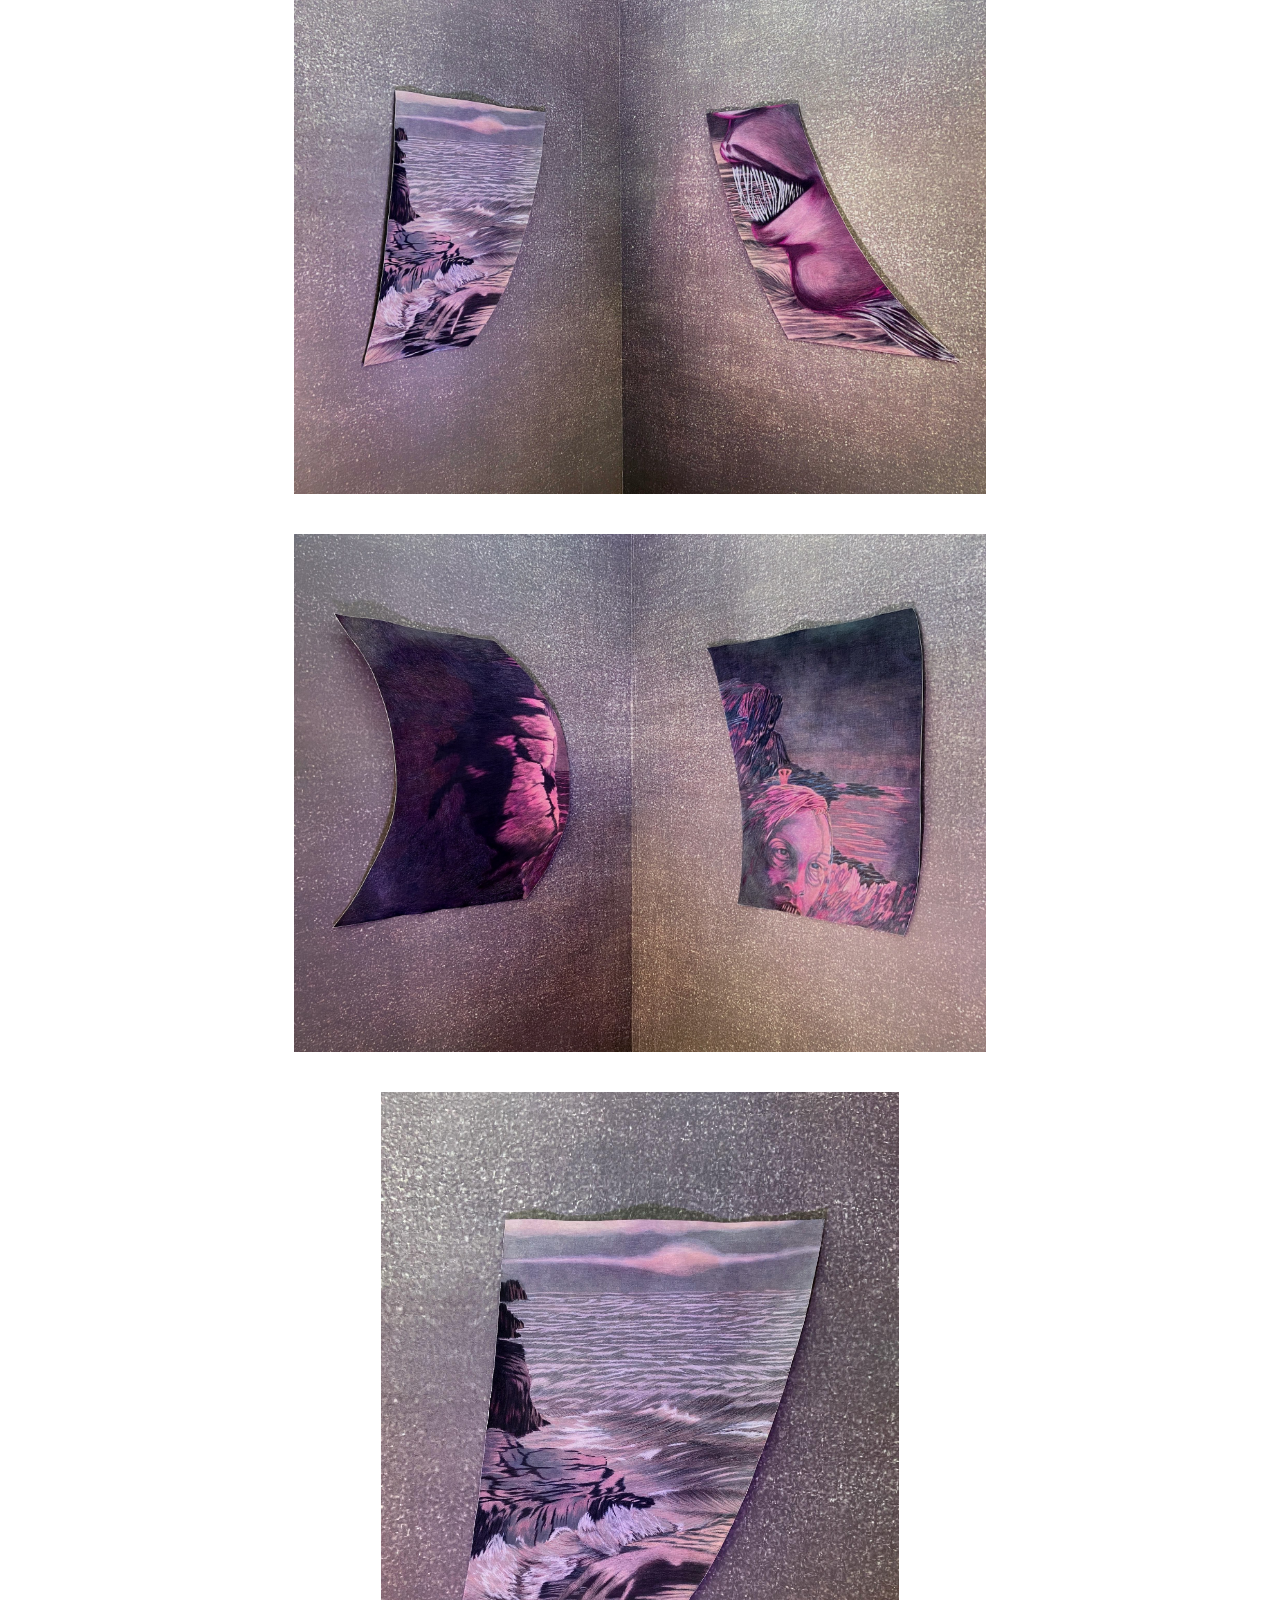
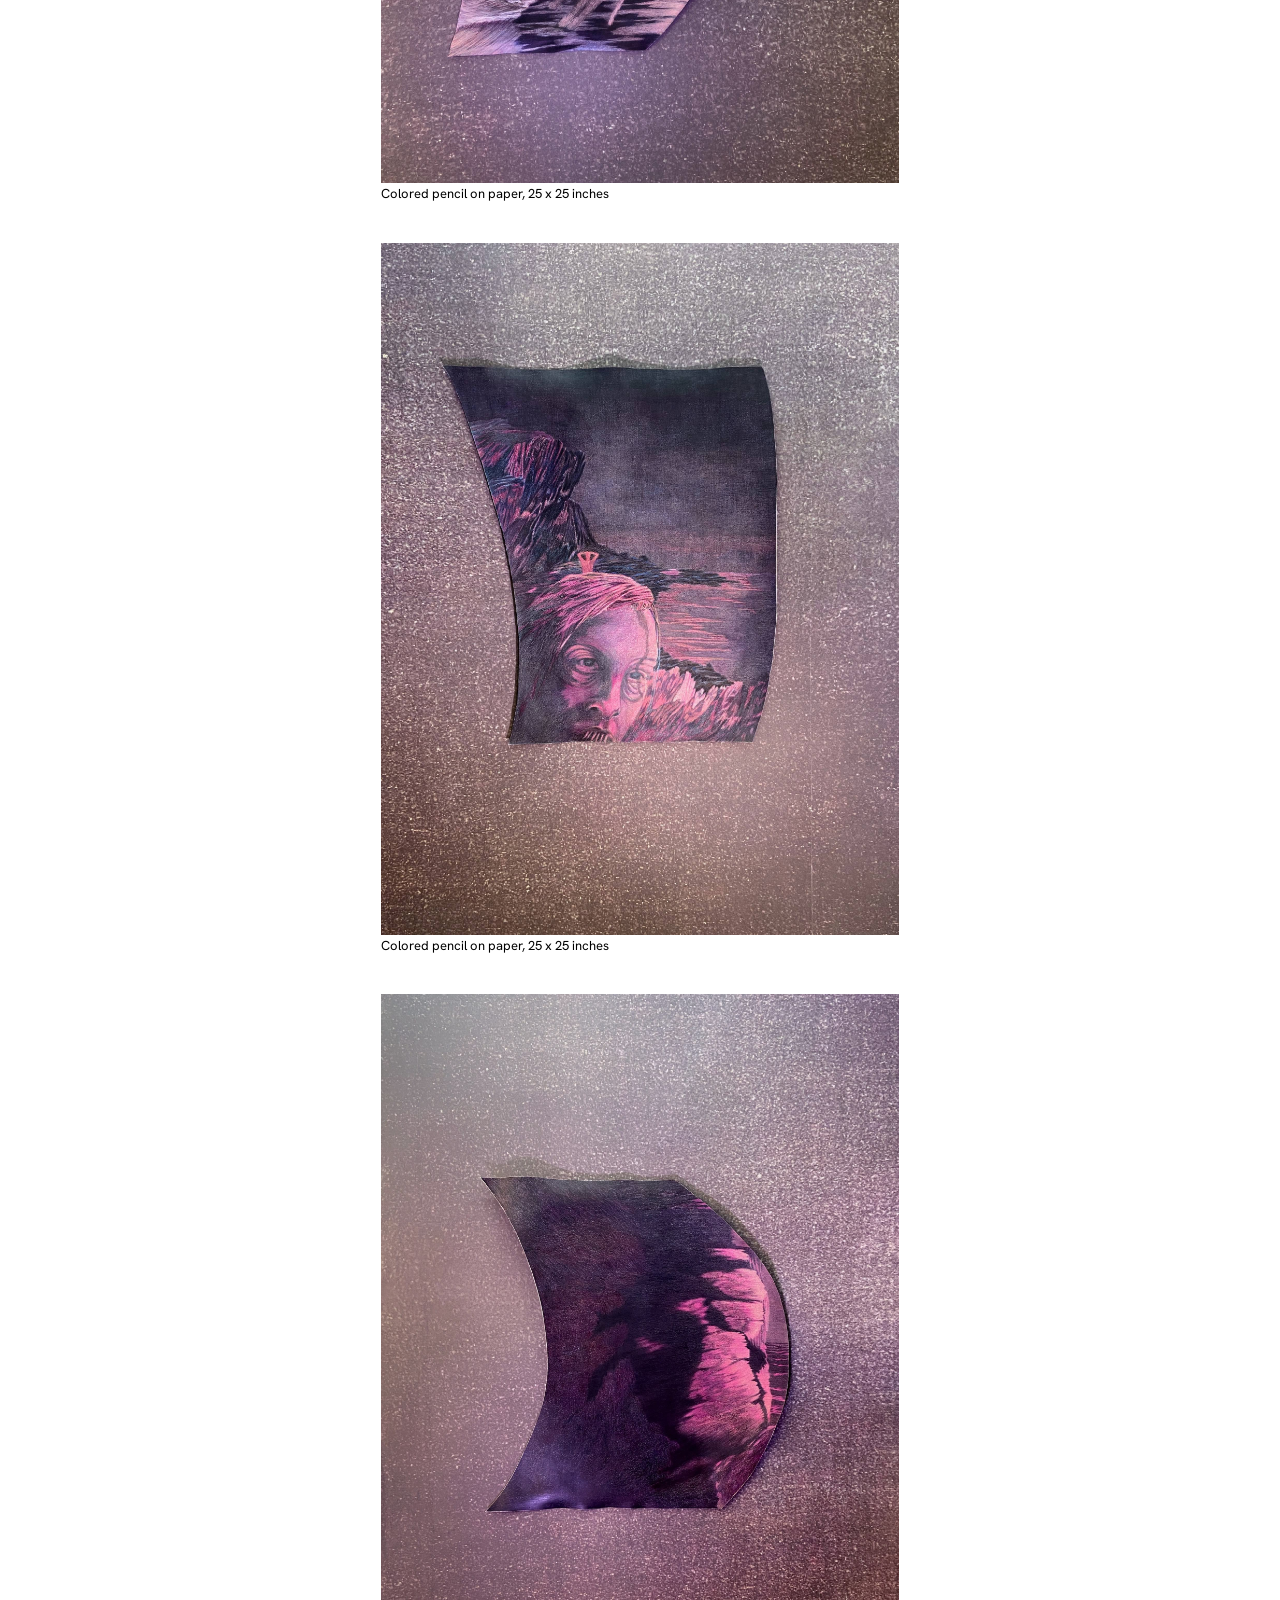
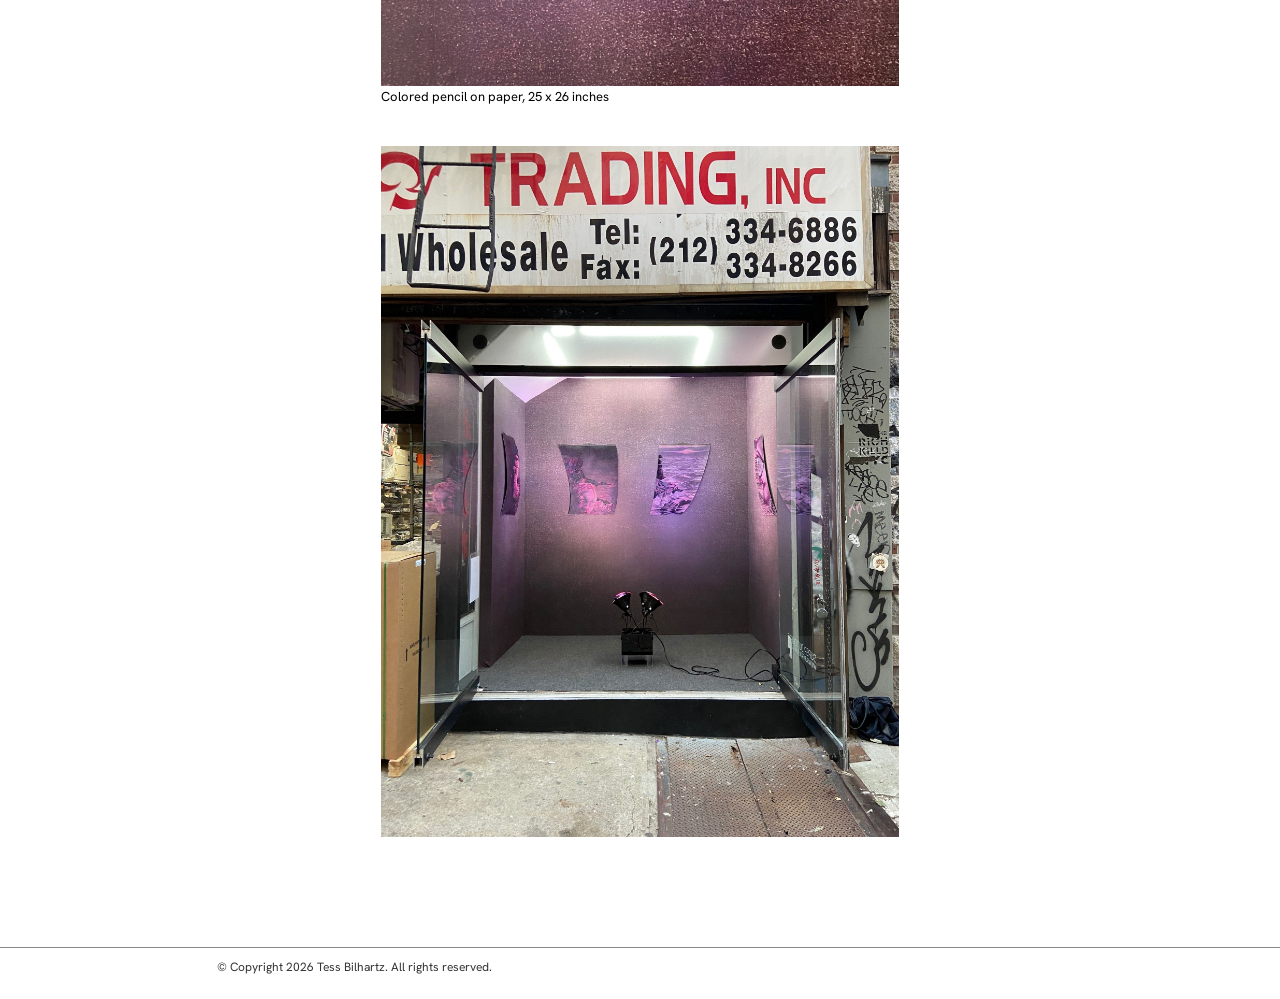
<file: what-on-earth/index.html>
<!DOCTYPE html>
<html lang="en">
<head>
  <meta charset="utf-8">
  <meta name="viewport" content="width=device-width, initial-scale=1">
  <title>What On Earth, 2020 | Tess Bilhartz</title>
  <link rel="icon" href="/favicon.ico" sizes="48x48">
<link rel="icon" type="image/png" sizes="32x32" href="/favicon-32x32.png">
<link rel="icon" type="image/png" sizes="16x16" href="/favicon-16x16.png">
<link rel="apple-touch-icon" sizes="180x180" href="/apple-touch-icon.png">
<link rel="manifest" href="/site.webmanifest">
  <!-- Google tag (gtag.js) -->
<script async src="https://www.googletagmanager.com/gtag/js?id=G-ZQ8TD6010Q"></script>
<script>
  window.dataLayer = window.dataLayer || [];
  function gtag(){dataLayer.push(arguments);}
  gtag('js', new Date());
  gtag('config', 'G-ZQ8TD6010Q');
</script>
  <meta name="description" content="Installation shots from What On Earth, a 2020 solo exhibition of colored pencil drawings by Tess Bilhartz at Below Grand Gallery, New York.">
  <link rel="canonical" href="https://www.tessbilhartz.com/what-on-earth/">
  <meta property="og:title" content="What On Earth, 2020 | Tess Bilhartz">
  <meta property="og:description" content="Colored pencil drawings by Tess Bilhartz at Below Grand Gallery, October 2020.">
  <meta property="og:type" content="website">
  <meta property="og:url" content="https://www.tessbilhartz.com/what-on-earth/">
  <meta property="og:image" content="https://www.tessbilhartz.com/images/WhatOnEarth.01.jpg">
  <meta name="twitter:card" content="summary_large_image">
  <link rel="stylesheet" href="../style.css">
  <link rel="preconnect" href="https://fonts.googleapis.com">
  <link rel="preconnect" href="https://fonts.gstatic.com" crossorigin>
  <link href="https://fonts.googleapis.com/css2?family=Hanken+Grotesk:ital,wght@0,400;1,400&display=swap" rel="stylesheet">
  <style>
    /* ONE place to control sizes: width as a share of the page column */
    :root { --portrait-w: 60%; --landscape-w: 80%; --top-gap: 40px; }
    @media (max-width: 700px) {
      :root { --portrait-w: 100%; --landscape-w: 100%; }
    }

    /* Every portrait image is the same width; every landscape image is the same, wider width */
    main figure { width: var(--portrait-w); margin: 0 auto 40px; }
    main figure.is-landscape { width: var(--landscape-w); }
    main figure img {
      display: block;
      width: 100%;
      height: auto;
      aspect-ratio: auto 4 / 5;      /* placeholder shape until the photo loads */
      object-fit: contain;
      background: #f3f3f3;
      cursor: zoom-in;
    }
    main figure.is-landscape img { aspect-ratio: auto 3 / 2; }
    /* Space between the opening text and the first image */
    main figure:first-child figcaption { margin: 0 0 var(--top-gap); }

    /* Zoom viewer */
    .zl { position: fixed; inset: 0; z-index: 2000; display: flex; overflow: auto; background: rgba(255,255,255,.98); }
    .zl[hidden] { display: none; }
    .zl img { display: block; flex: none; margin: auto; width: auto; height: auto; max-width: calc(100vw - 48px); max-height: calc(100vh - 48px); cursor: zoom-in; }
    .zl.zoomed img { max-width: none; max-height: none; cursor: zoom-out; }
    .zl button { position: fixed; z-index: 2001; background: none; border: 0; padding: 8px 14px; font-size: 34px; line-height: 1; color: #000; cursor: pointer; }
    .zl-close { top: 8px; right: 12px; }
    .zl-prev, .zl-next { top: 50%; transform: translateY(-50%); }
    .zl-prev { left: 8px; }
    .zl-next { right: 8px; }
  </style>
</head>
<body>
  <header class="site-header">
    <a class="wordmark" href="../">Tess Bilhartz</a>
    <nav class="site-nav">
      <a href="../exhibitions/">Exhibitions</a>
      <a href="../press/">Press</a>
      <a href="../cv/">About</a>
      <a href="../contact/">Contact</a>
    </nav>
  </header>

  <main>
    <figure>
      <figcaption>Installation shots from <em>What On Earth</em> at Below Grand Gallery, October 2020</figcaption>
      <img src="../images/WhatOnEarth.01.jpg" alt="Installation view of What On Earth, with drawings on the walls and two floor lamps" fetchpriority="high">
    </figure>
    <figure>
      <img src="../images/WhatOnEarth.02.jpg" alt="Installation view, floor detail">
      <figcaption>Colored pencil on paper, 25 x 27 inches</figcaption>
    </figure>
    <figure>
      <img src="../images/WhatOnEarth.03.jpg" alt="Colored pencil drawing, profile of a face">
    </figure>
    <figure class="is-landscape">
      <img src="../images/WhatOnEarth.04.jpg" alt="Two drawings side by side: a seascape and a profile" loading="lazy" decoding="async">
    </figure>
    <figure class="is-landscape">
      <img src="../images/WhatOnEarth.05.jpg" alt="Two drawings side by side: a dark curved form and a portrait" loading="lazy" decoding="async">
      <figcaption>Colored pencil on paper, 25 x 25 inches</figcaption>
    </figure>
    <figure>
      <img src="../images/WhatOnEarth.06.jpg" alt="Colored pencil drawing of a seascape" loading="lazy" decoding="async">
      <figcaption>Colored pencil on paper, 25 x 25 inches</figcaption>
    </figure>
    <figure>
      <img src="../images/WhatOnEarth.07.jpg" alt="Colored pencil drawing of a face above a rocky shoreline" loading="lazy" decoding="async">
      <figcaption>Colored pencil on paper, 25 x 26 inches</figcaption>
    </figure>
    <figure>
      <img src="../images/WhatOnEarth.08.jpg" alt="Exterior view of the installation in a storefront window" loading="lazy" decoding="async">
    </figure>
  </main>

  <footer class="site-footer">© Copyright 2026 Tess Bilhartz. All rights reserved.</footer>

  <div class="zl" id="zl" hidden>
    <button class="zl-close" id="zl-close" aria-label="Close">&times;</button>
    <button class="zl-prev" id="zl-prev" aria-label="Previous image">&#8249;</button>
    <button class="zl-next" id="zl-next" aria-label="Next image">&#8250;</button>
    <img id="zl-img" alt="">
  </div>

  <script>
    (function () {
      var thumbs = document.querySelectorAll('main figure img');
      var box = document.getElementById('zl');
      var big = document.getElementById('zl-img');
      var n = thumbs.length, idx = 0;

      // Size each image by its real orientation: wider than tall = landscape, otherwise portrait
      function classify(img) {
        if (!img.naturalWidth || !img.naturalHeight) return;
        img.parentNode.classList.toggle('is-landscape', img.naturalWidth > img.naturalHeight * 1.05);
      }
      for (var i = 0; i < n; i++) {
        if (thumbs[i].complete) classify(thumbs[i]);
        thumbs[i].addEventListener('load', function () { classify(this); });
      }

      function load(k) {
        idx = (k + n) % n;
        big.src = thumbs[idx].src;
        big.alt = thumbs[idx].alt;
        box.classList.remove('zoomed');
        big.style.width = '';
        box.scrollTop = 0;
        box.scrollLeft = 0;
      }
      function open(k) { load(k); box.hidden = false; document.body.style.overflow = 'hidden'; }
      function close() { box.hidden = true; document.body.style.overflow = ''; }

      for (var j = 0; j < n; j++) {
        (function (k) { thumbs[k].addEventListener('click', function () { open(k); }); })(j);
      }

      big.addEventListener('click', function (e) {
        if (box.classList.contains('zoomed')) {
          box.classList.remove('zoomed');
          big.style.width = '';
          return;
        }
        var r = big.getBoundingClientRect();
        var fx = (e.clientX - r.left) / r.width, fy = (e.clientY - r.top) / r.height;
        var w = box.clientWidth * 2;
        box.classList.add('zoomed');
        big.style.width = w + 'px';
        box.scrollLeft = fx * w - e.clientX;
        box.scrollTop = fy * big.offsetHeight - e.clientY;
      });

      box.addEventListener('click', function (e) {
        if (e.target === box && !box.classList.contains('zoomed')) close();
      });
      document.getElementById('zl-close').addEventListener('click', close);
      document.getElementById('zl-prev').addEventListener('click', function () { load(idx - 1); });
      document.getElementById('zl-next').addEventListener('click', function () { load(idx + 1); });
      document.addEventListener('keydown', function (e) {
        if (box.hidden) return;
        if (e.key === 'Escape') close();
        if (e.key === 'ArrowRight') load(idx + 1);
        if (e.key === 'ArrowLeft') load(idx - 1);
      });
    })();
  </script>
</body>
</html>
</file>
<file: style.css>
:root {
  --text: #000;
  --menu: #333;
  --hover: #777;
  --bg: #fff;
  --column: 864px;
  --font: "Hanken Grotesk", "Helvetica Neue", Helvetica, Arial, sans-serif; /* stand-in for Alliance No. 2 */
}
* { box-sizing: border-box; }
html { background: var(--bg); }
body {
  margin: 0;
  color: var(--text);
  font-family: var(--font);
  font-size: 13px;
  line-height: 1.3;
}
a { color: inherit; text-decoration: none; }

.site-header {
  width: min(var(--column), 100% - 32px);
  margin: 22px auto 0;
  height: 45px;
  display: flex;
  align-items: center;
  justify-content: space-between;
}
.wordmark { font-size: 24px; line-height: 1; white-space: nowrap; flex: none; }
.site-nav {
  flex: 1;
  display: flex;
  justify-content: space-between;
  margin-left: clamp(24px, 12vw, 105px);
  padding-right: 8px;
  font-size: 16px;
  letter-spacing: 0.04em;
  white-space: nowrap;
  color: var(--menu);
}
.site-nav a { transition: color 0.4s ease 0s; }
.site-nav a:hover, .site-nav a[aria-current="page"] { color: var(--hover); }

main { width: min(var(--column), 100% - 32px); margin: 53px auto 0; }
figure { margin: 0 0 40px; }
figure img { display: block; width: 100%; height: auto; }
figure.wide img { aspect-ratio: 960 / 660; object-fit: cover; }
figcaption { margin-top: 3px; }

.exhibit { margin: 0 0 40px; }
.exhibit a { display: block; width: 40%; }
.exhibit.portrait a { width: 34.4%; }
.exhibit img { display: block; width: 100%; height: auto; object-fit: cover; }
.exhibit .caption { display: block; margin-top: 3px; }

.gallery { display: flex; flex-direction: column; gap: 55px; }
.gallery .intro { margin: 0 0 -36px; color: #444; }
.gallery figure { margin: 0; position: relative; }
.gallery figcaption { position: absolute; top: 100%; left: 0; margin-top: 3px; color: #333; white-space: nowrap; }

.zoom { cursor: zoom-in; }
.lightbox {
  position: fixed;
  inset: 0;
  z-index: 1000;
  display: flex;
  flex-direction: column;
  align-items: center;
  justify-content: center;
  padding: 24px;
  background: rgba(255, 255, 255, 0.97);
  cursor: zoom-out;
}
.lightbox[hidden] { display: none; }
.lightbox img { display: block; width: auto; height: auto; max-width: 100%; max-height: calc(100vh - 90px); object-fit: contain; }
.lightbox-caption { margin: 10px 0 0; min-height: 17px; font-size: 13px; color: #333; }
.lightbox-close { position: absolute; top: 12px; right: 18px; background: none; border: 0; font: inherit; font-size: 32px; line-height: 1; color: var(--text); cursor: pointer; }

.site-footer { margin-top: 110px; border-top: 1px solid #888; padding: 12px max(16px, calc((100% - var(--column)) / 2 + 9px)) 24px; font-size: 12px; color: #333; }

@media (max-width: 760px) {
  .wordmark { font-size: 20px; }
  .site-nav { font-size: 13px; letter-spacing: 0.02em; margin-left: 16px; padding-right: 0; }
  main { margin-top: 32px; }
  .exhibit a { width: 70%; }
  .exhibit.portrait a { width: 60%; }
}
@media (max-width: 480px) {
  .site-header { flex-direction: column; align-items: flex-start; height: auto; padding: 16px 0 8px; gap: 12px; }
  .site-nav { width: 100%; margin-left: 0; font-size: 14px; }
}
</file>
